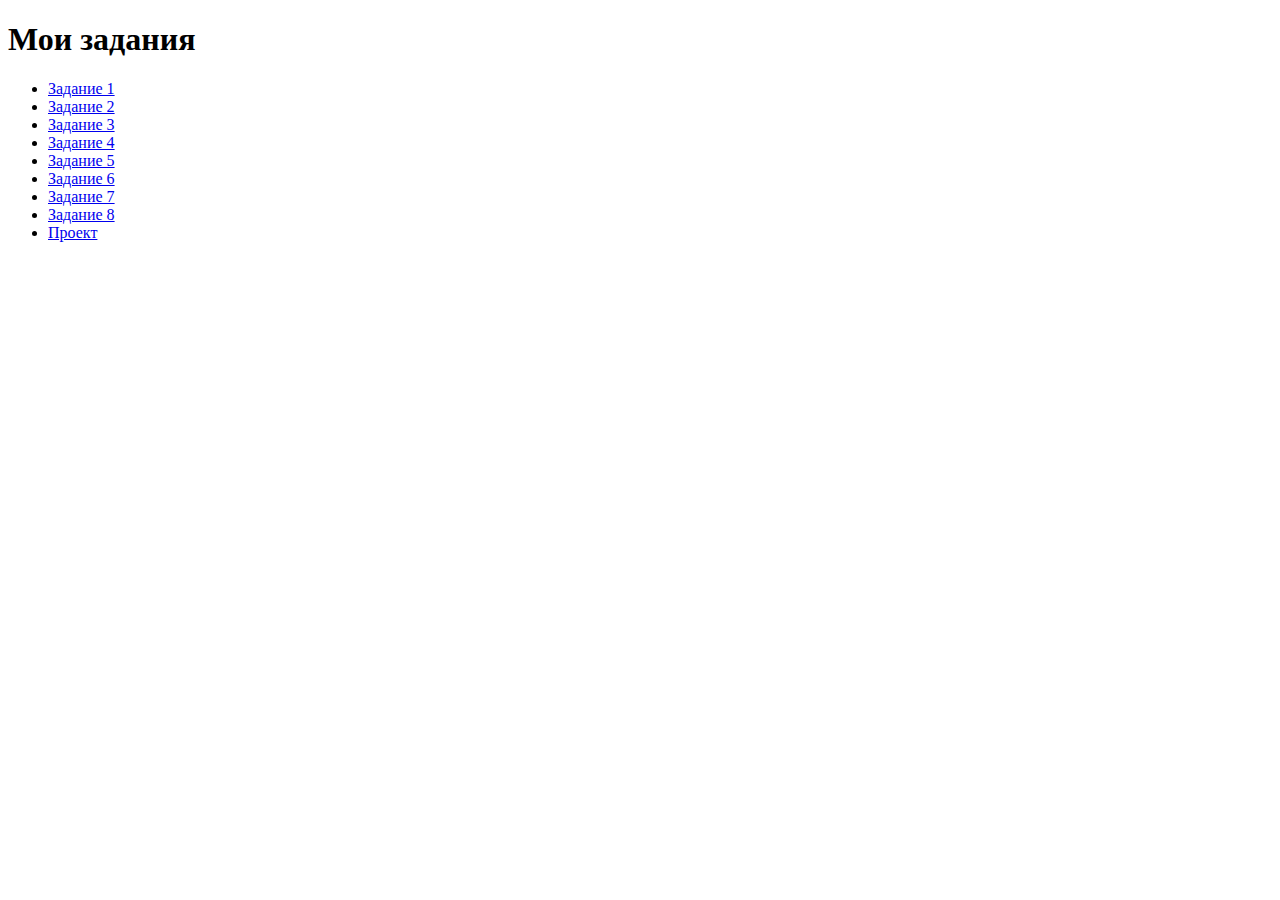
<file: index.html>
<!DOCTYPE html>
<html lang="ru">
<head>
    <meta charset="UTF-8">
    <title>Задания</title>
</head>
<body>
<h1>Мои задания</h1>
<ul>
    <li><a href="task1/">Задание 1</a></li>
    <li><a href="task2/">Задание 2</a></li>
    <li><a href="task3/">Задание 3</a></li>
    <li><a href="task4/">Задание 4</a></li>
    <li><a href="task5/">Задание 5</a></li>
    <li><a href="task6/">Задание 6</a></li>
    <li><a href="task7/">Задание 7</a></li>
    <li><a href="task8/">Задание 8</a></li>
    <li><a href="proj/">Проект</a></li>
</ul>
</body>
</html>
</file>
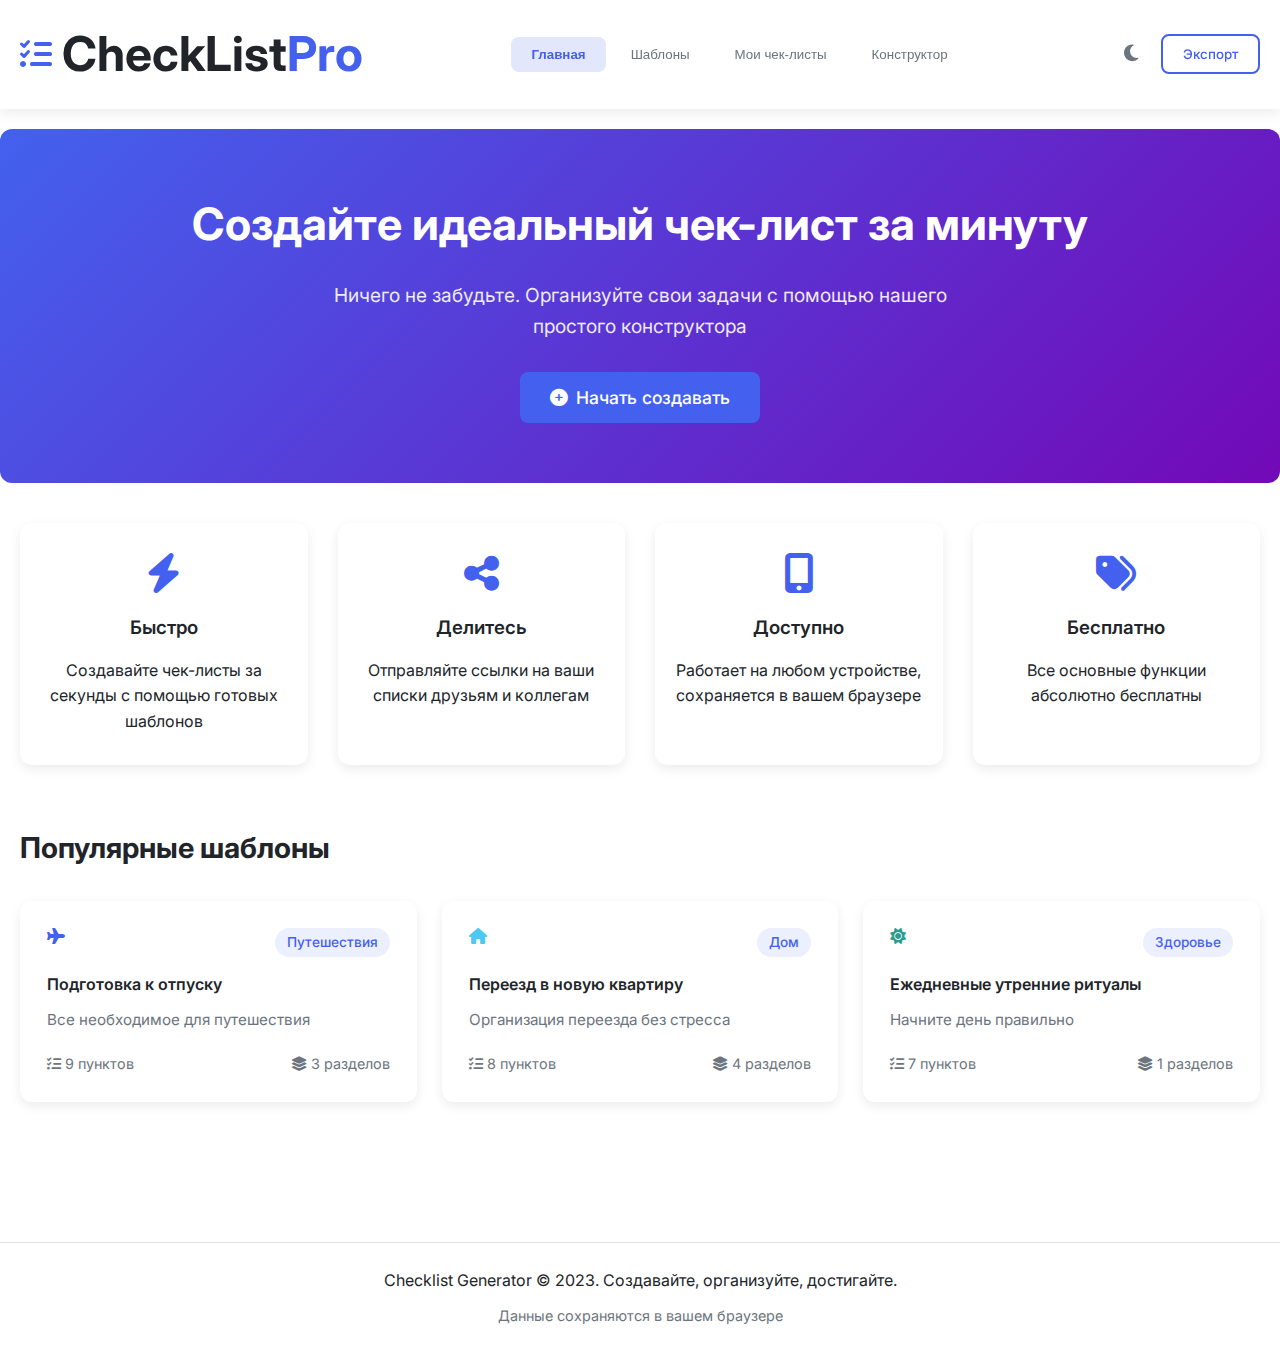
<file: checklist-project/index.html>
<!DOCTYPE html>
<html lang="ru">
<head>
    <meta charset="UTF-8">
    <meta name="viewport" content="width=device-width, initial-scale=1.0">
    <title>Checklist Generator | Создайте идеальный чек-лист</title>
    <link rel="stylesheet" href="style.css">
    <link rel="stylesheet" href="https://cdnjs.cloudflare.com/ajax/libs/font-awesome/6.4.0/css/all.min.css">
    <link href="https://fonts.googleapis.com/css2?family=Inter:wght@300;400;500;600;700&display=swap" rel="stylesheet">
    <link rel="icon" type="image/x-icon" href="data:image/svg+xml,<svg xmlns=%22http://www.w3.org/2000/svg%22 viewBox=%220 0 100 100%22><text y=%22.9em%22 font-size=%2290%22>✅</text></svg>">
</head>
<body>
<!-- Шапка сайта -->
<header class="header">
    <div class="container">
        <div class="logo">
            <i class="fas fa-tasks"></i>
            <h1>CheckList<span>Pro</span></h1>
        </div>
        <nav class="nav">
            <button class="nav-btn active" data-page="home">Главная</button>
            <button class="nav-btn" data-page="templates">Шаблоны</button>
            <button class="nav-btn" data-page="my-lists">Мои чек-листы</button>
            <button class="nav-btn" data-page="creator">Конструктор</button>
        </nav>
        <div class="user-actions">
            <button id="themeToggle" class="icon-btn" title="Сменить тему">
                <i class="fas fa-moon"></i>
            </button>
            <button id="exportBtn" class="btn btn-outline">Экспорт</button>
        </div>
    </div>
</header>

<!-- Основной контент -->
<main class="main-content">
    <!-- Главная страница -->
    <section id="home-page" class="page active">
        <div class="hero">
            <div class="container">
                <h2>Создайте идеальный чек-лист за минуту</h2>
                <p class="subtitle">Ничего не забудьте. Организуйте свои задачи с помощью нашего простого конструктора</p>
                <button id="startCreating" class="btn btn-primary btn-large">
                    <i class="fas fa-plus-circle"></i> Начать создавать
                </button>
            </div>
        </div>

        <div class="container">
            <div class="features">
                <div class="feature">
                    <i class="fas fa-bolt"></i>
                    <h3>Быстро</h3>
                    <p>Создавайте чек-листы за секунды с помощью готовых шаблонов</p>
                </div>
                <div class="feature">
                    <i class="fas fa-share-alt"></i>
                    <h3>Делитесь</h3>
                    <p>Отправляйте ссылки на ваши списки друзьям и коллегам</p>
                </div>
                <div class="feature">
                    <i class="fas fa-mobile-alt"></i>
                    <h3>Доступно</h3>
                    <p>Работает на любом устройстве, сохраняется в вашем браузере</p>
                </div>
                <div class="feature">
                    <i class="fas fa-tags"></i>
                    <h3>Бесплатно</h3>
                    <p>Все основные функции абсолютно бесплатны</p>
                </div>
            </div>

            <div class="templates-preview">
                <h3>Популярные шаблоны</h3>
                <div class="templates-grid">
                    <!-- Шаблоны будут загружены через JS -->
                </div>
            </div>
        </div>
    </section>

    <!-- Страница шаблонов -->
    <section id="templates-page" class="page">
        <div class="container">
            <h2>Готовые шаблоны</h2>
            <div class="categories">
                <button class="category-btn active" data-category="all">Все</button>
                <button class="category-btn" data-category="travel">Путешествия</button>
                <button class="category-btn" data-category="events">События</button>
                <button class="category-btn" data-category="work">Работа</button>
                <button class="category-btn" data-category="home">Дом</button>
                <button class="category-btn" data-category="health">Здоровье</button>
            </div>
            <div class="templates-container">
                <!-- Шаблоны будут загружены через JS -->
            </div>
        </div>
    </section>

    <!-- Страница "Мои чек-листы" -->
    <section id="my-lists-page" class="page">
        <div class="container">
            <div class="page-header">
                <h2>Мои чек-листы</h2>
                <button id="createNewList" class="btn btn-primary">
                    <i class="fas fa-plus"></i> Создать новый
                </button>
            </div>
            <div class="saved-lists">
                <!-- Сохраненные чек-листы будут загружены через JS -->
                <div class="empty-state" id="empty-lists-message">
                    <i class="fas fa-clipboard-list"></i>
                    <h3>У вас пока нет чек-листов</h3>
                    <p>Создайте свой первый чек-лист или выберите готовый шаблон</p>
                    <button id="createFirstList" class="btn btn-primary">
                        <i class="fas fa-plus"></i> Создать первый чек-лист
                    </button>
                </div>
            </div>
        </div>
    </section>

    <!-- Конструктор чек-листов -->
    <section id="creator-page" class="page">
        <div class="container">
            <div class="creator-header">
                <h2>Конструктор чек-листов</h2>
                <div class="creator-actions">
                    <button id="saveList" class="btn btn-primary">
                        <i class="fas fa-save"></i> Сохранить
                    </button>
                    <button id="shareList" class="btn btn-outline">
                        <i class="fas fa-share"></i> Поделиться
                    </button>
                    <button id="clearList" class="btn btn-danger">
                        <i class="fas fa-trash"></i> Очистить
                    </button>
                </div>
            </div>

            <div class="creator-layout">
                <!-- Левая панель: шаблоны -->
                <aside class="sidebar">
                    <h3><i class="fas fa-layer-group"></i> Шаблоны</h3>
                    <div class="templates-sidebar">
                        <!-- Шаблоны будут загружены через JS -->
                    </div>
                    <div class="sidebar-section">
                        <h3><i class="fas fa-palette"></i> Настройки</h3>
                        <div class="settings">
                            <div class="setting">
                                <label>
                                    <input type="checkbox" id="progressBarToggle" checked>
                                    Показывать прогресс-бар
                                </label>
                            </div>
                            <div class="setting">
                                <label>Цветовая тема:</label>
                                <select id="colorTheme">
                                    <option value="default">Синяя</option>
                                    <option value="green">Зеленая</option>
                                    <option value="purple">Фиолетовая</option>
                                    <option value="orange">Оранжевая</option>
                                </select>
                            </div>
                        </div>
                    </div>
                </aside>

                <!-- Центральная рабочая область -->
                <div class="workspace">
                    <div class="list-header">
                        <input type="text" id="listTitle" placeholder="Название вашего чек-листа" value="Мой новый чек-лист">
                        <div class="list-stats">
                            <span id="progressText">0/0 выполнено</span>
                            <div class="progress-bar">
                                <div class="progress-fill" id="progressFill"></div>
                            </div>
                        </div>
                    </div>

                    <div class="list-controls">
                        <button id="addSection" class="btn btn-outline">
                            <i class="fas fa-folder-plus"></i> Добавить раздел
                        </button>
                        <button id="addItem" class="btn btn-outline">
                            <i class="fas fa-plus"></i> Добавить пункт
                        </button>
                    </div>

                    <div class="checklist-container" id="checklistContainer">
                        <!-- Здесь будут пункты чек-листа -->
                        <div class="checklist-empty">
                            <i class="fas fa-clipboard"></i>
                            <p>Ваш чек-лист пуст. Добавьте первый пункт или загрузите шаблон.</p>
                        </div>
                    </div>
                </div>

                <!-- Правая панель: действия -->
                <aside class="actions-sidebar">
                    <h3><i class="fas fa-cog"></i> Действия</h3>
                    <div class="action-buttons">
                        <button id="exportPDF" class="action-btn">
                            <i class="fas fa-file-pdf"></i> Экспорт в PDF
                        </button>
                        <button id="printList" class="action-btn">
                            <i class="fas fa-print"></i> Печать
                        </button>
                        <button id="duplicateList" class="action-btn">
                            <i class="fas fa-copy"></i> Дублировать
                        </button>
                        <button id="addCollaborator" class="action-btn">
                            <i class="fas fa-user-plus"></i> Добавить участника
                        </button>
                    </div>

                    <div class="share-section">
                        <h3><i class="fas fa-link"></i> Поделиться</h3>
                        <div class="share-link">
                            <input type="text" id="shareUrl" readonly placeholder="Ссылка появится после сохранения">
                            <button id="copyLink" class="btn btn-small">
                                <i class="fas fa-copy"></i>
                            </button>
                        </div>
                        <p class="share-note">Отправьте эту ссылку, чтобы другие могли просматривать чек-лист</p>
                    </div>
                </aside>
            </div>
        </div>
    </section>
</main>

<!-- Футер -->
<footer class="footer">
    <div class="container">
        <p>Checklist Generator © 2023. Создавайте, организуйте, достигайте.</p>
        <p class="footer-note">Данные сохраняются в вашем браузере</p>
    </div>
</footer>

<!-- Модальное окно для добавления пункта -->
<div id="addItemModal" class="modal">
    <div class="modal-content">
        <div class="modal-header">
            <h3>Добавить новый пункт</h3>
            <button class="modal-close">&times;</button>
        </div>
        <div class="modal-body">
            <div class="form-group">
                <label for="itemText">Текст пункта:</label>
                <input type="text" id="itemText" placeholder="Например: Купить билеты">
            </div>
            <div class="form-group">
                <label for="itemSection">Раздел:</label>
                <select id="itemSection">
                    <option value="main">Основной список</option>
                </select>
            </div>
            <div class="form-group">
                <label>
                    <input type="checkbox" id="itemImportant">
                    <i class="fas fa-exclamation-circle"></i> Важный пункт
                </label>
            </div>
        </div>
        <div class="modal-footer">
            <button class="btn btn-outline modal-cancel">Отмена</button>
            <button class="btn btn-primary modal-confirm">Добавить</button>
        </div>
    </div>
</div>

<!-- Уведомления -->
<div id="notification" class="notification"></div>

<!-- Скрипты -->
<script src="script.js"></script>
</body>
</html>
</file>
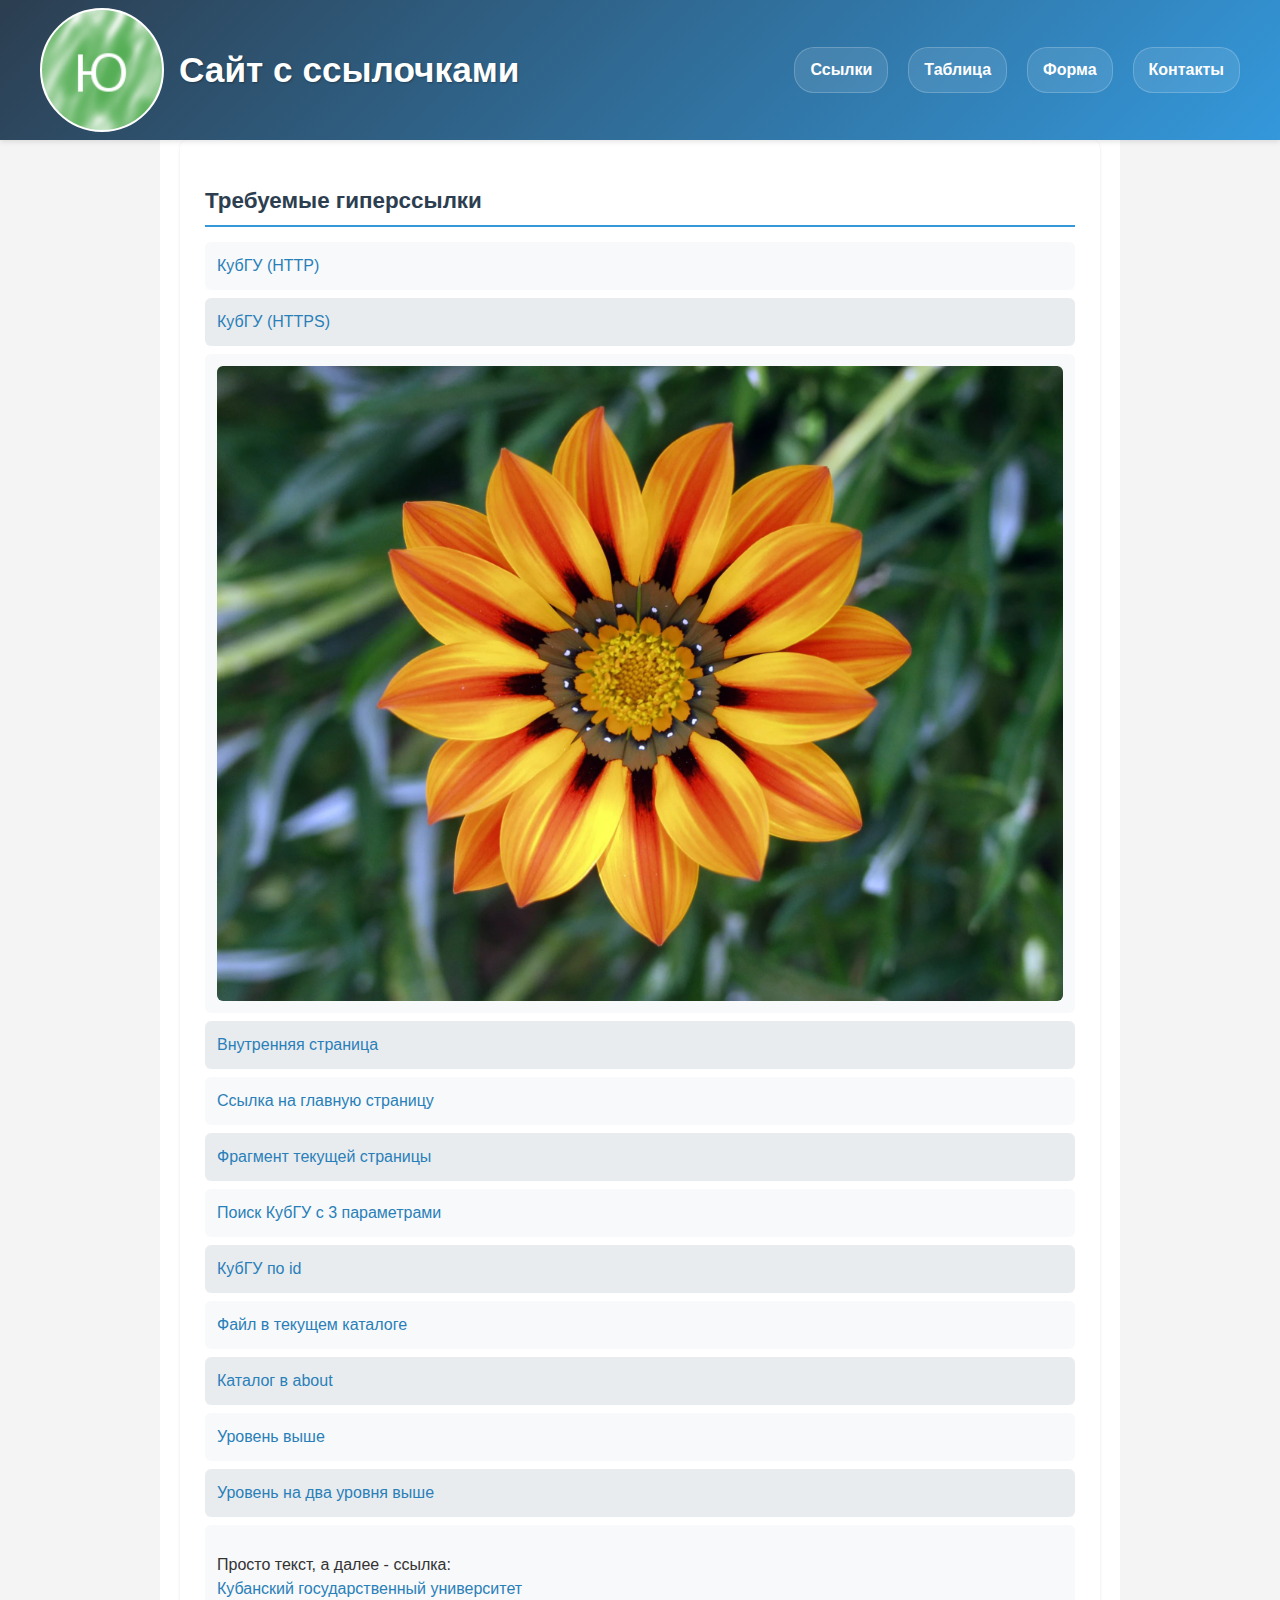
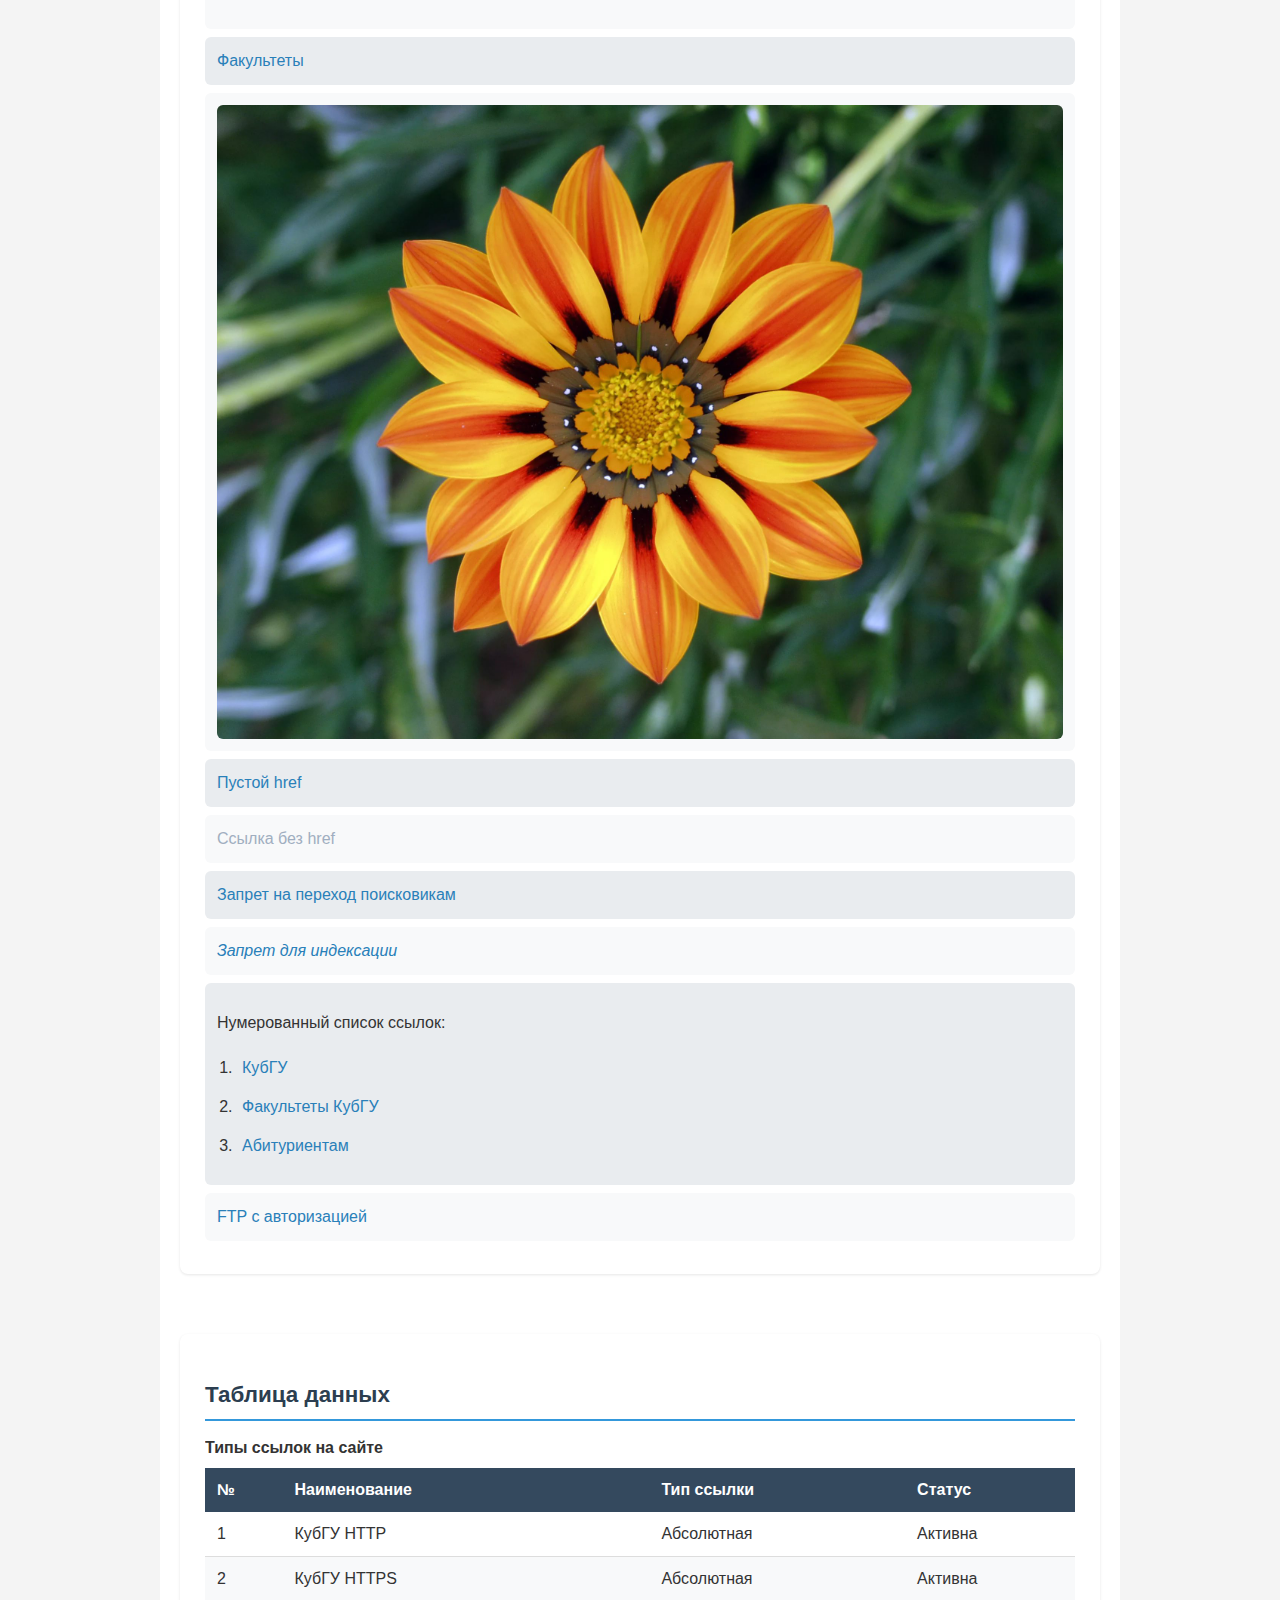
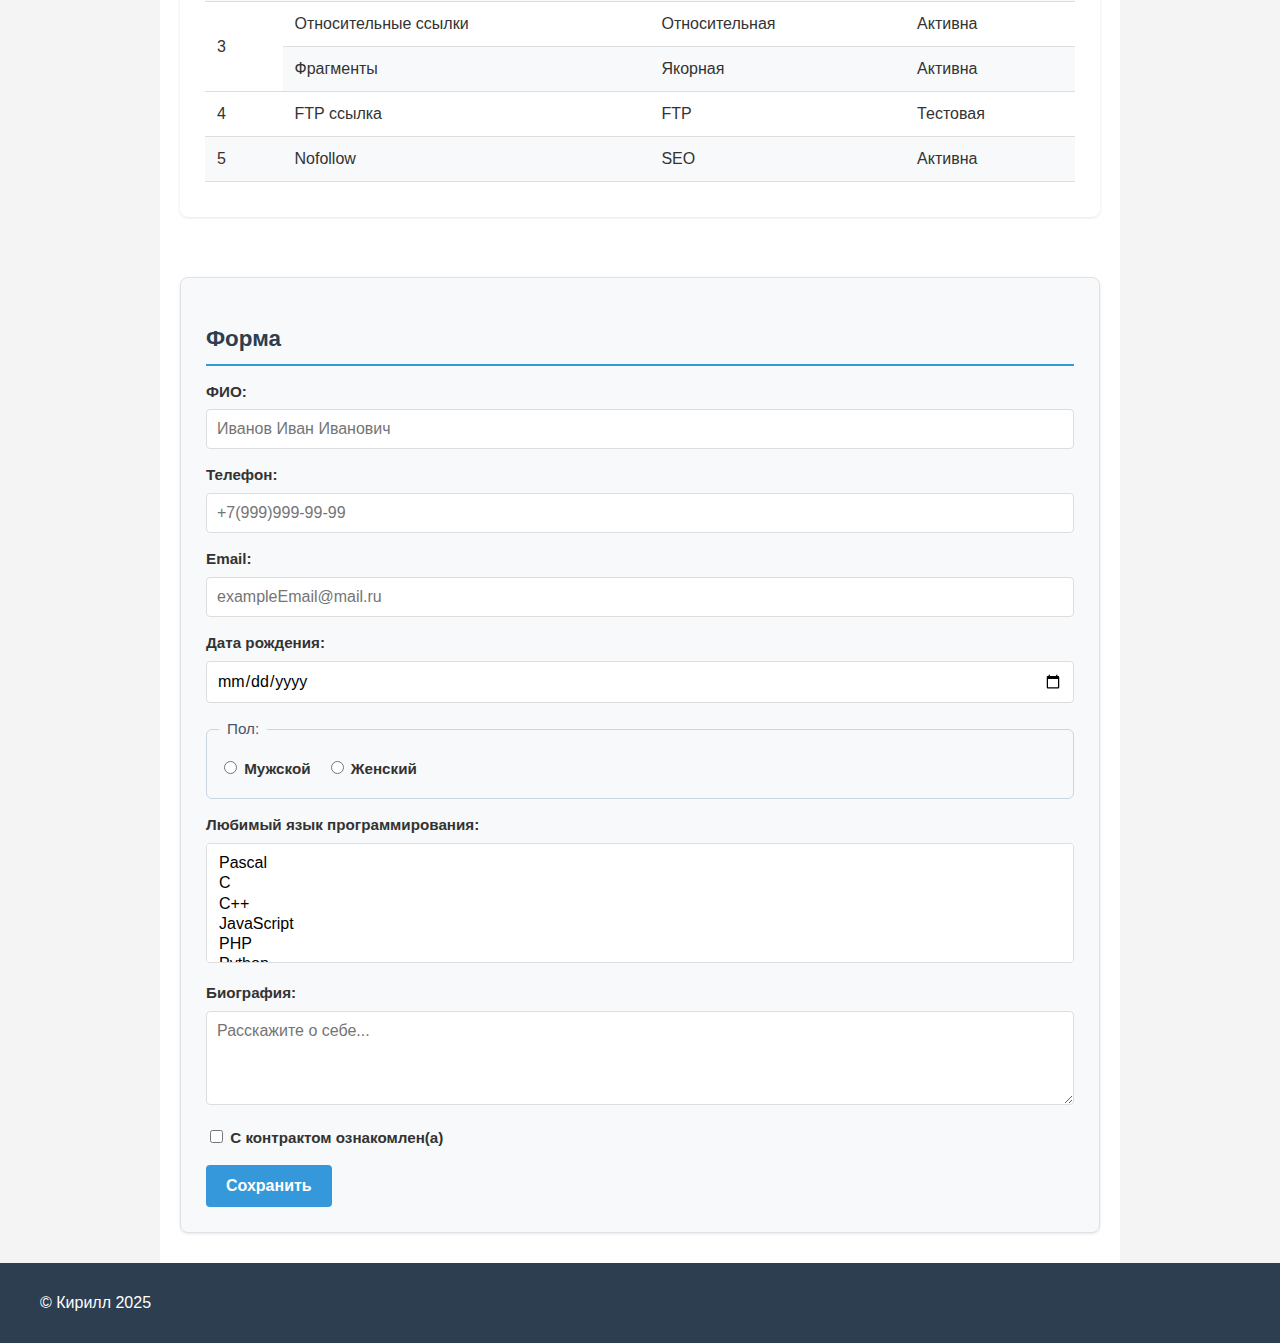
<file: l1/index.html>
<!DOCTYPE html>
<html lang="ru">
<head>
    <meta charset="UTF-8">
    <meta name="viewport" content="width=device-width, initial-scale=1.0">
    <title>Мой сайт с ссылками и формой</title>
    <link rel="stylesheet" href="style.css">
</head>
<body>
<header id="header">
    <div class="logo-title-absolute">
        <div class="logo">
            <img src="../l2/Images/Logo.png" alt="Логотип сайта">
        </div>
        <h1 class="site-title">Сайт с ссылочками</h1>
    </div>

    <nav class="main-nav-absolute">
        <a href="#links">Ссылки</a>
        <a href="#table">Таблица</a>
        <a href="#form">Форма</a>
        <a href="#footer">Контакты</a>
    </nav>

    <div class="container">
        <div class="header-mobile">
            <div class="logo-title">
                <div class="logo">
                    <img src="../l2/Images/Logo.png" alt="Логотип сайта">
                </div>
                <h1 class="site-title">Сайт с ссылочками</h1>
            </div>
            <nav class="main-nav">
                <a href="#links">Ссылки</a>
                <a href="#table">Таблица</a>
                <a href="#form">Форма</a>
                <a href="#footer">Контакты</a>
            </nav>
        </div>
    </div>
</header>

<main class="container">
    <div class="main-content">
        <section id="table">
            <h2>Таблица данных</h2>
            <div class="table-wrapper">
                <table class="data-table">
                    <caption>Типы ссылок на сайте</caption>
                    <thead>
                    <tr>
                        <th>№</th>
                        <th>Наименование</th>
                        <th>Тип ссылки</th>
                        <th>Статус</th>
                    </tr>
                    </thead>
                    <tbody>
                    <tr>
                        <td>1</td>
                        <td>КубГУ HTTP</td>
                        <td>Абсолютная</td>
                        <td>Активна</td>
                    </tr>
                    <tr>
                        <td>2</td>
                        <td>КубГУ HTTPS</td>
                        <td>Абсолютная</td>
                        <td>Активна</td>
                    </tr>
                    <tr>
                        <td rowspan="2">3</td>
                        <td>Относительные ссылки</td>
                        <td>Относительная</td>
                        <td>Активна</td>
                    </tr>
                    <tr>
                        <td>Фрагменты</td>
                        <td>Якорная</td>
                        <td>Активна</td>
                    </tr>
                    <tr>
                        <td>4</td>
                        <td>FTP ссылка</td>
                        <td>FTP</td>
                        <td>Тестовая</td>
                    </tr>
                    <tr>
                        <td>5</td>
                        <td>Nofollow</td>
                        <td>SEO</td>
                        <td>Активна</td>
                    </tr>
                    </tbody>
                </table>
            </div>
        </section>

        <section id="links">
            <h2>Требуемые гиперссылки</h2>
            <ul class="links-list">
                <li><a href="http://kubsu.ru" target="_blank" rel="noopener">КубГУ (HTTP)</a></li>
                <li><a href="https://kubsu.ru" target="_blank" rel="noopener">КубГУ (HTTPS)</a></li>
                <li class="image-link">
                    <a href="https://kubsu.ru" target="_blank" rel="noopener">
                        <img src="../l2/Images/image.jpg" alt="Логотип КубГУ">
                    </a>
                </li>
                <li><a href="about.html">Внутренняя страница</a></li>
                <li><a href="index.html">Ссылка на главную страницу</a></li>
                <li><a href="#form">Фрагмент текущей страницы</a></li>
                <li><a href="https://www.google.com/search?q=КубГУ+Краснодар&amp;num=5&amp;hl=ru" target="_blank" rel="noopener">
                    Поиск КубГУ с 3 параметрами
                </a></li>
                <li><a href="https://kubsu.ru?id=12345" target="_blank" rel="noopener">КубГУ по id</a></li>
                <li><a href="fileInFile.html">Файл в текущем каталоге</a></li>
                <li><a href="about/forCatalog.html">Каталог в about</a></li>
                <li><a href="../about.html">Уровень выше</a></li>
                <li><a href="../../about.html">Уровень на два уровня выше</a></li>
                <li>
                    <p>Просто текст, а далее - ссылка:
                        <a href="https://kubsu.ru" target="_blank" rel="noopener">Кубанский государственный университет</a></p>
                </li>
                <li><a href="https://kubsu.ru/ru/university/departments" target="_blank" rel="noopener">Факультеты</a></li>

                <li class="image-map">
                    <img src="../l2/Images/image.jpg" alt="Изображение с кликабельными зонами" usemap="#image-map">
                    <map name="image-map">
                        <area shape="rect" coords="0,0,150,150" href="https://kubsu.ru" target="_blank" alt="КубГУ">
                        <area shape="circle" coords="225,75,50" href="https://google.com" target="_blank" alt="Google">
                    </map>
                </li>

                <li><a href="#void">Пустой href</a></li>
                <li><span class="no-href">Ссылка без href</span></li>
                <li><a href="https://kubsu.ru" rel="nofollow" target="_blank" class="nofollow-link">Запрет на переход поисковикам</a></li>
                <li><a href="https://kubsu.ru" rel="noindex" target="_blank" class="noindex-link">Запрет для индексации</a></li>
                <li>
                    <p>Нумерованный список ссылок:</p>
                    <ol class="numbered-links">
                        <li><a href="https://kubsu.ru" title="Официальный сайт Кубанского государственного университета"
                               target="_blank" rel="noopener">КубГУ</a></li>
                        <li><a href="https://kubsu.ru/ru/university/departments"
                               title="Список всех факультетов и кафедр университета"
                               target="_blank" rel="noopener">Факультеты КубГУ</a></li>
                        <li><a href="https://kubsu.ru/ru/abiturient"
                               title="Информация для абитуриентов: правила приема, документы, сроки"
                               target="_blank" rel="noopener">Абитуриентам</a></li>
                    </ol>
                </li>
                <li><a href="ftp://student:password123@ftp.kubsu.ru/public/documents/study_materials.zip">
                    FTP с авторизацией</a></li>
            </ul>
        </section>

        <section id="form">
            <h2>Форма</h2>
            <form action="#" method="post">
                <div class="form-group">
                    <label for="fio">ФИО:</label>
                    <input type="text" id="fio" name="fio" placeholder="Иванов Иван Иванович" required>
                </div>

                <div class="form-group">
                    <label for="phone">Телефон:</label>
                    <input type="tel" id="phone" name="phone" placeholder="+7(999)999-99-99" required>
                </div>

                <div class="form-group">
                    <label for="email">Email:</label>
                    <input type="email" id="email" name="email" placeholder="exampleEmail@mail.ru" required>
                </div>

                <div class="form-group">
                    <label for="birthdate">Дата рождения:</label>
                    <input type="date" id="birthdate" name="birthdate" required>
                </div>

                <fieldset class="form-group">
                    <legend>Пол:</legend>
                    <div class="radio-group">
                        <label for="gender-male">
                            <input type="radio" id="gender-male" name="gender" value="male" required>
                            Мужской
                        </label>
                        <label for="gender-female">
                            <input type="radio" id="gender-female" name="gender" value="female">
                            Женский
                        </label>
                    </div>
                </fieldset>

                <div class="form-group">
                    <label for="languages">Любимый язык программирования:</label>
                    <select id="languages" name="languages" multiple size="4" required>
                        <option value="pascal">Pascal</option>
                        <option value="c">C</option>
                        <option value="cpp">C++</option>
                        <option value="javascript">JavaScript</option>
                        <option value="php">PHP</option>
                        <option value="python">Python</option>
                        <option value="java">Java</option>
                    </select>
                </div>

                <div class="form-group">
                    <label for="bio">Биография:</label>
                    <textarea id="bio" name="bio" rows="4" placeholder="Расскажите о себе..."></textarea>
                </div>

                <div class="form-group">
                    <label for="contract" class="checkbox-label">
                        <input type="checkbox" id="contract" name="contract" required>
                        С контрактом ознакомлен(а)
                    </label>
                </div>

                <button type="submit">Сохранить</button>
            </form>
        </section>
    </div>
</main>

<footer id="footer">
    <div class="footer-absolute">
        <p>© Кирилл 2025</p>
    </div>

    <div class="container">
        <div class="footer-mobile">
            <p>© Кирилл 2025</p>
        </div>
    </div>
</footer>
</file>
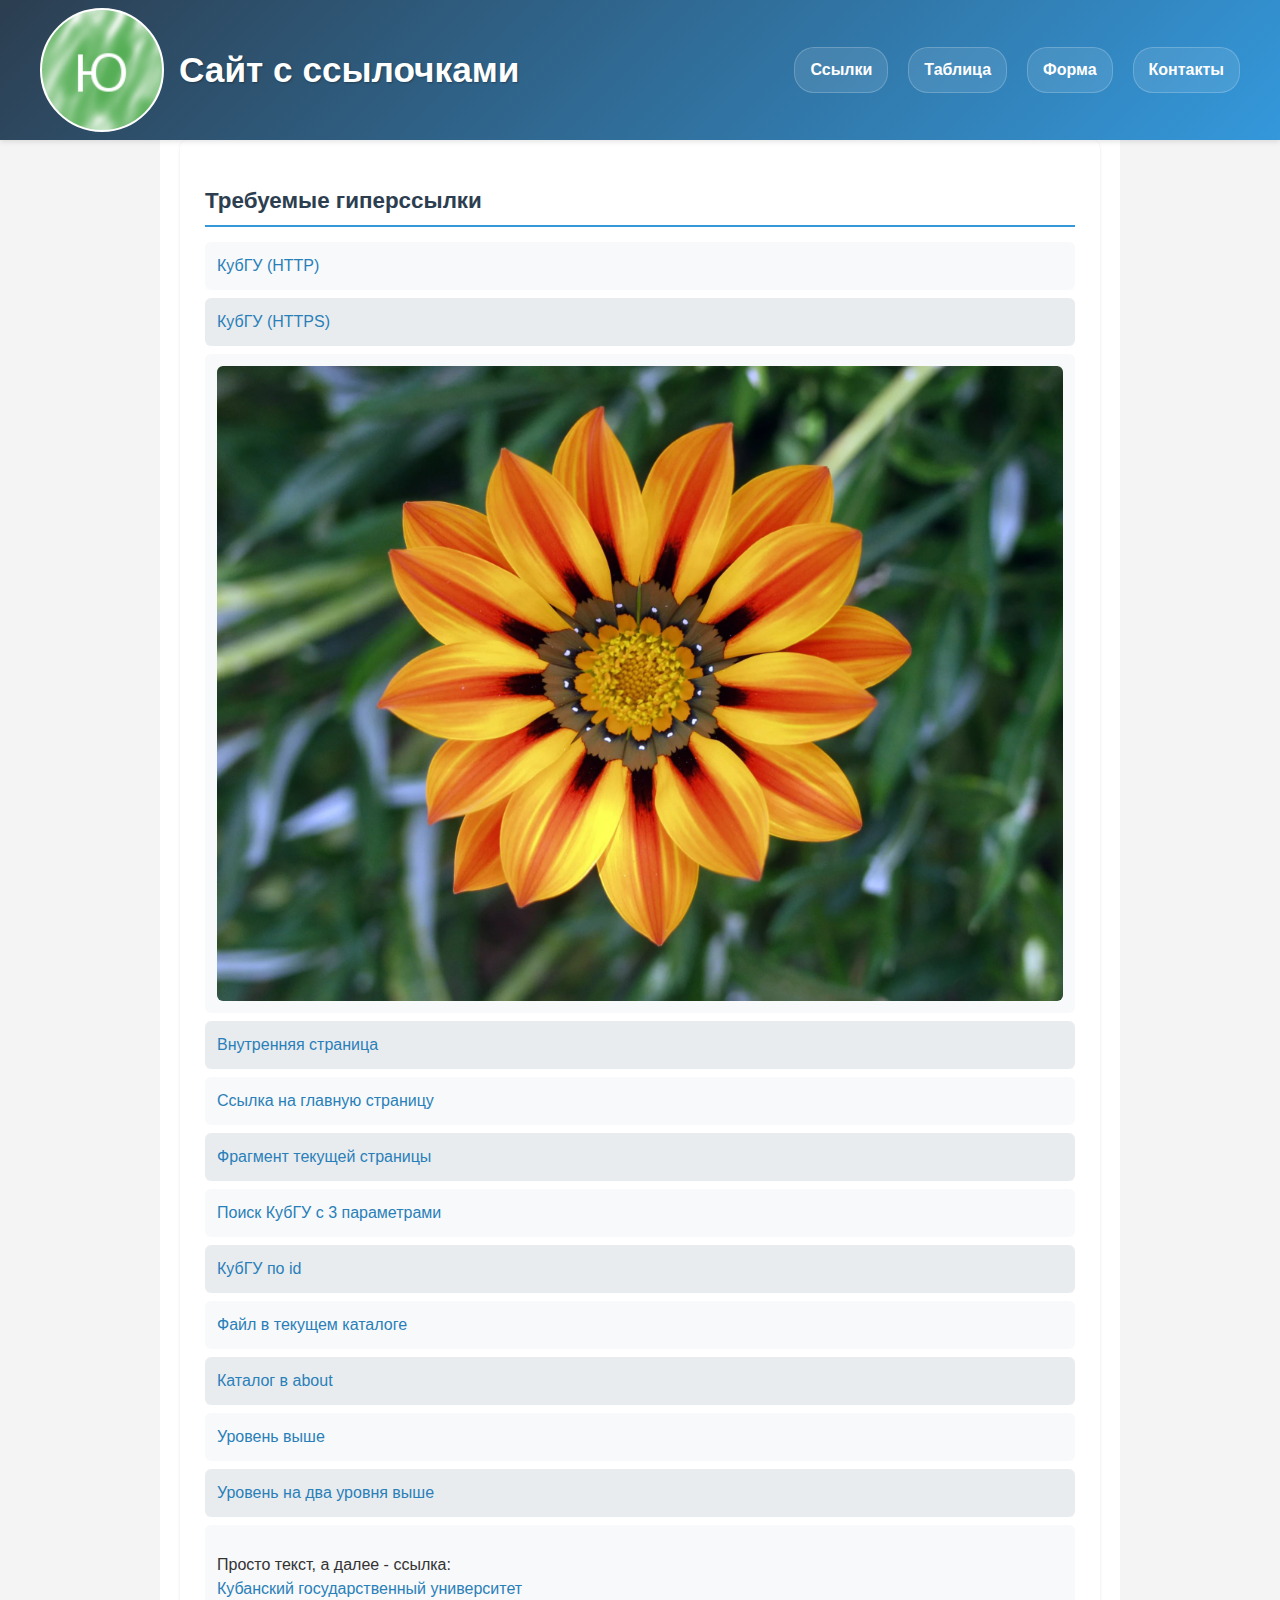
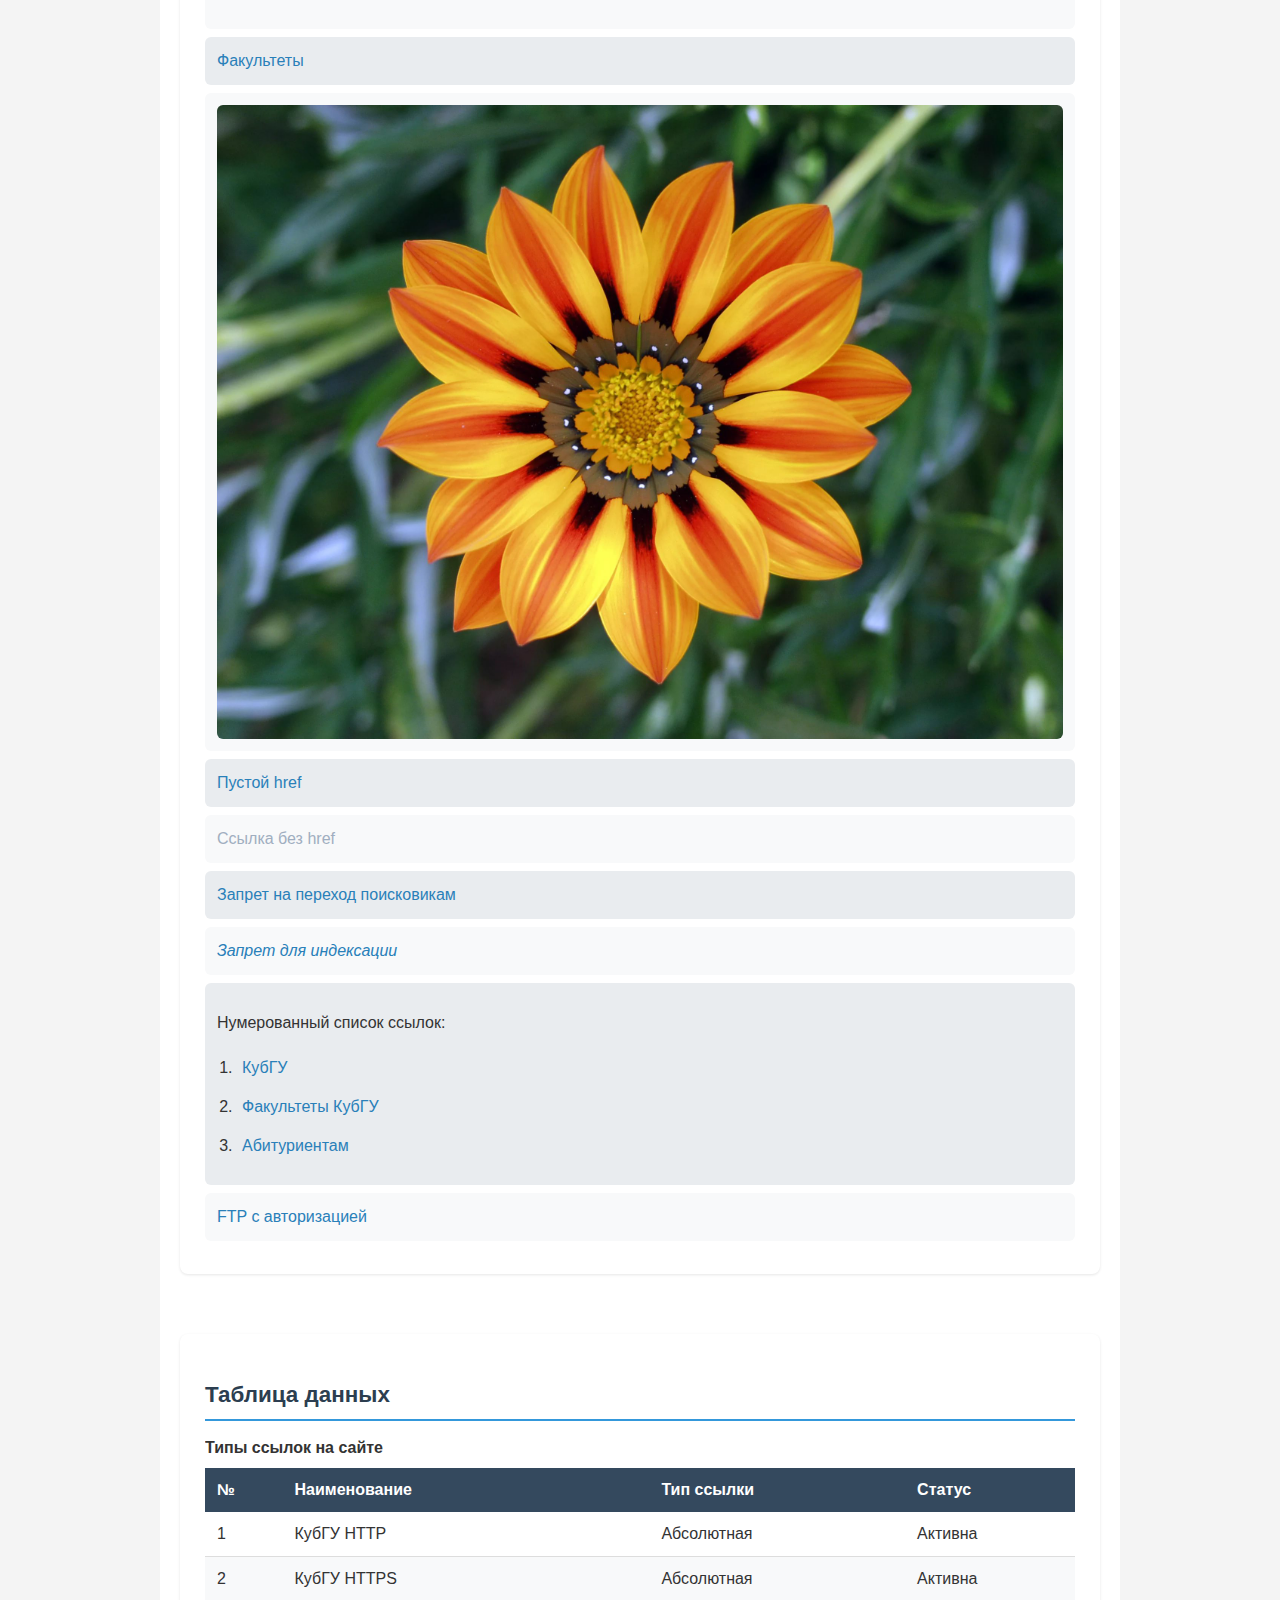
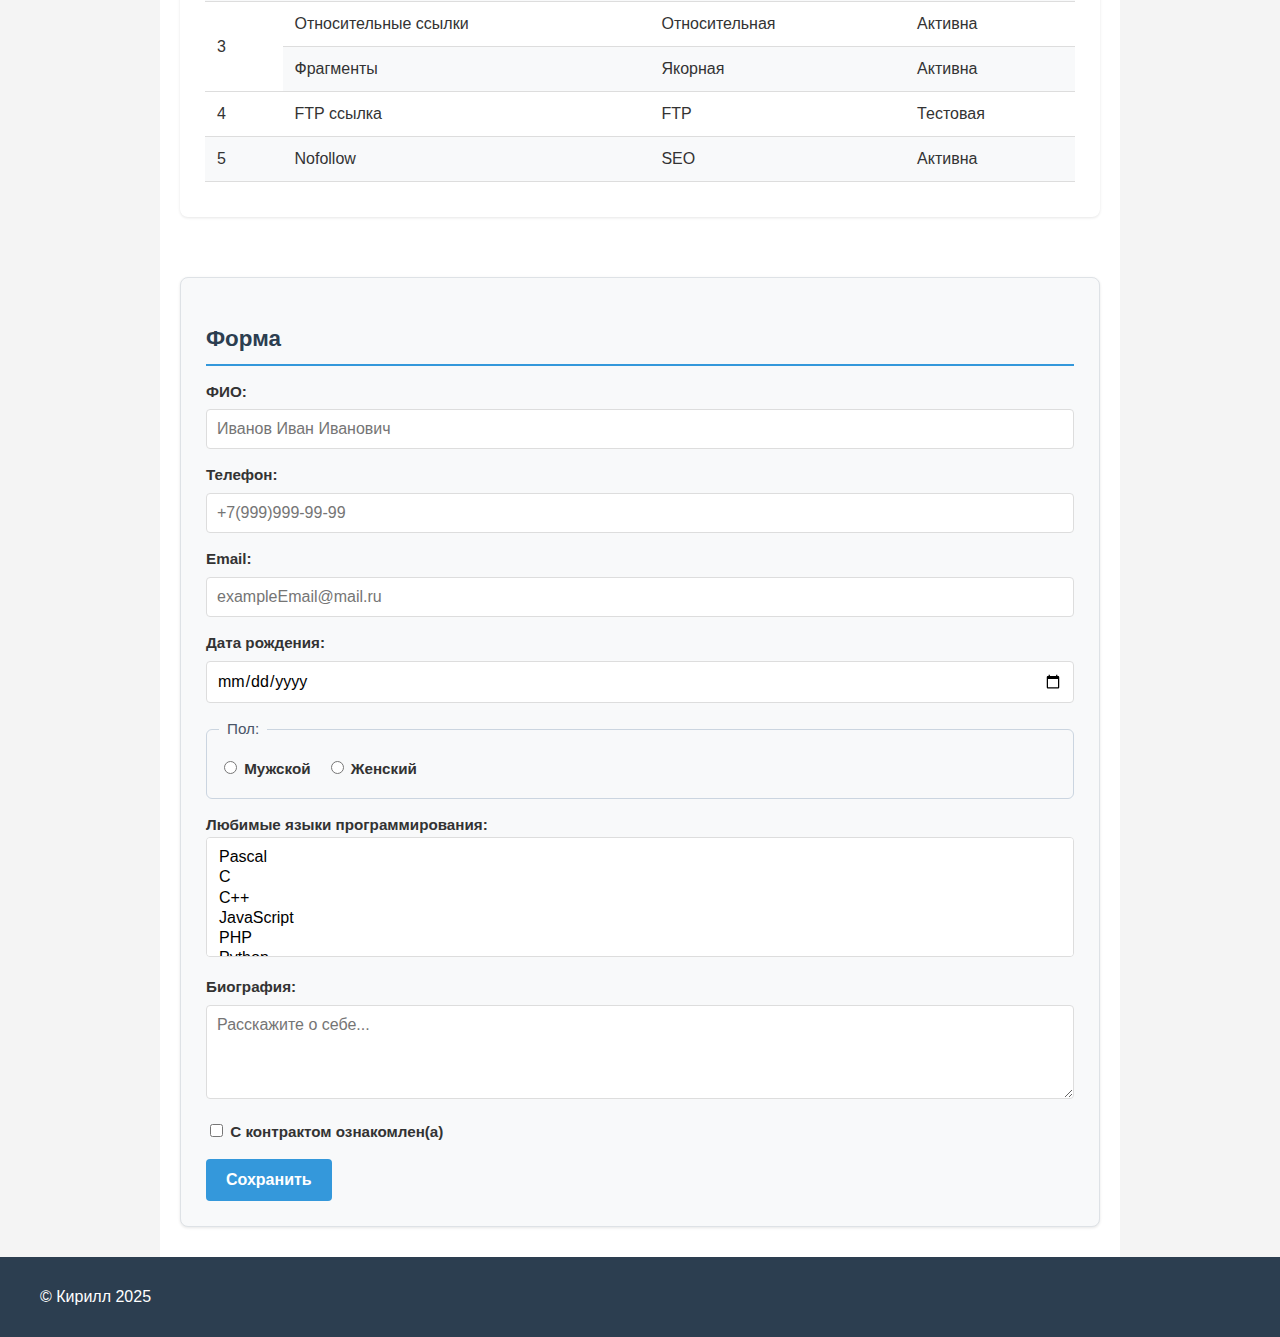
<file: l2/index.html>
<!DOCTYPE html>
<html lang="ru">
<head>
    <meta charset="UTF-8">
    <meta name="viewport" content="width=device-width, initial-scale=1.0">
    <title>Мой сайт с ссылками и формой</title>
    <link rel="stylesheet" href="style.css">
</head>
<body>
<header id="header">
    <div class="logo-title-absolute">
        <div class="logo">
            <img src="Images/Logo.png" alt="Логотип сайта">
        </div>
        <h1 class="site-title">Сайт с ссылочками</h1>
    </div>

    <nav class="main-nav-absolute">
        <a href="#links">Ссылки</a>
        <a href="#table">Таблица</a>
        <a href="#form">Форма</a>
        <a href="#footer">Контакты</a>
    </nav>

    <div class="container">
        <div class="header-mobile">
            <div class="logo-title">
                <div class="logo">
                    <img src="Images/Logo.png" alt="Логотип сайта">
                </div>
                <h1 class="site-title">Сайт с ссылочками</h1>
            </div>
            <nav class="main-nav">
                <a href="#links">Ссылки</a>
                <a href="#table">Таблица</a>
                <a href="#form">Форма</a>
                <a href="#footer">Контакты</a>
            </nav>
        </div>
    </div>
</header>

<main class="container">
    <div class="main-content">
        <section id="table">
            <h2>Таблица данных</h2>
            <div class="table-wrapper">
                <table class="data-table">
                    <caption>Типы ссылок на сайте</caption>
                    <thead>
                    <tr>
                        <th>№</th>
                        <th>Наименование</th>
                        <th>Тип ссылки</th>
                        <th>Статус</th>
                    </tr>
                    </thead>
                    <tbody>
                    <tr>
                        <td>1</td>
                        <td>КубГУ HTTP</td>
                        <td>Абсолютная</td>
                        <td>Активна</td>
                    </tr>
                    <tr>
                        <td>2</td>
                        <td>КубГУ HTTPS</td>
                        <td>Абсолютная</td>
                        <td>Активна</td>
                    </tr>
                    <tr>
                        <td rowspan="2">3</td>
                        <td>Относительные ссылки</td>
                        <td>Относительная</td>
                        <td>Активна</td>
                    </tr>
                    <tr>
                        <td>Фрагменты</td>
                        <td>Якорная</td>
                        <td>Активна</td>
                    </tr>
                    <tr>
                        <td>4</td>
                        <td>FTP ссылка</td>
                        <td>FTP</td>
                        <td>Тестовая</td>
                    </tr>
                    <tr>
                        <td>5</td>
                        <td>Nofollow</td>
                        <td>SEO</td>
                        <td>Активна</td>
                    </tr>
                    </tbody>
                </table>
            </div>
        </section>

        <section id="links">
            <h2>Требуемые гиперссылки</h2>
            <ul class="links-list">
                <li><a href="http://kubsu.ru" target="_blank" rel="noopener">КубГУ (HTTP)</a></li>
                <li><a href="https://kubsu.ru" target="_blank" rel="noopener">КубГУ (HTTPS)</a></li>
                <li class="image-link">
                    <a href="https://kubsu.ru" target="_blank" rel="noopener">
                        <img src="Images/image.jpg" alt="Логотип КубГУ">
                    </a>
                </li>
                <li><a href="about.html">Внутренняя страница</a></li>
                <li><a href="index.html">Ссылка на главную страницу</a></li>
                <li><a href="#form">Фрагмент текущей страницы</a></li>
                <li><a href="https://www.google.com/search?q=КубГУ+Краснодар&amp;num=5&amp;hl=ru" target="_blank" rel="noopener">
                    Поиск КубГУ с 3 параметрами
                </a></li>
                <li><a href="https://kubsu.ru?id=12345" target="_blank" rel="noopener">КубГУ по id</a></li>
                <li><a href="fileInFile.html">Файл в текущем каталоге</a></li>
                <li><a href="about/forCatalog.html">Каталог в about</a></li>
                <li><a href="../about.html">Уровень выше</a></li>
                <li><a href="../../about.html">Уровень на два уровня выше</a></li>
                <li>
                    <p>Просто текст, а далее - ссылка:
                        <a href="https://kubsu.ru" target="_blank" rel="noopener">Кубанский государственный университет</a></p>
                </li>
                <li><a href="https://kubsu.ru/ru/university/departments" target="_blank" rel="noopener">Факультеты</a></li>

                <li class="image-map">
                    <img src="Images/image.jpg" alt="Изображение с кликабельными зонами" usemap="#image-map">
                    <map name="image-map">
                        <area shape="rect" coords="0,0,150,150" href="https://kubsu.ru" target="_blank" alt="КубГУ">
                        <area shape="circle" coords="225,75,50" href="https://google.com" target="_blank" alt="Google">
                    </map>
                </li>

                <li><a href="#void">Пустой href</a></li>
                <li><span class="no-href">Ссылка без href</span></li>
                <li><a href="https://kubsu.ru" rel="nofollow" target="_blank" class="nofollow-link">Запрет на переход поисковикам</a></li>
                <li><a href="https://kubsu.ru" rel="noindex" target="_blank" class="noindex-link">Запрет для индексации</a></li>
                <li>
                    <p>Нумерованный список ссылок:</p>
                    <ol class="numbered-links">
                        <li><a href="https://kubsu.ru" title="Официальный сайт Кубанского государственного университета"
                               target="_blank" rel="noopener">КубГУ</a></li>
                        <li><a href="https://kubsu.ru/ru/university/departments"
                               title="Список всех факультетов и кафедр университета"
                               target="_blank" rel="noopener">Факультеты КубГУ</a></li>
                        <li><a href="https://kubsu.ru/ru/abiturient"
                               title="Информация для абитуриентов: правила приема, документы, сроки"
                               target="_blank" rel="noopener">Абитуриентам</a></li>
                    </ol>
                </li>
                <li><a href="ftp://student:password123@ftp.kubsu.ru/public/documents/study_materials.zip">
                    FTP с авторизацией</a></li>
            </ul>
        </section>

        <section id="form">
            <h2>Форма</h2>
            <form action="#" method="post">
                <div class="form-group">
                    <label for="fio">ФИО:</label>
                    <input type="text" id="fio" name="fio" placeholder="Иванов Иван Иванович" required>
                </div>

                <div class="form-group">
                    <label for="phone">Телефон:</label>
                    <input type="tel" id="phone" name="phone" placeholder="+7(999)999-99-99" required>
                </div>

                <div class="form-group">
                    <label for="email">Email:</label>
                    <input type="email" id="email" name="email" placeholder="exampleEmail@mail.ru" required>
                </div>

                <div class="form-group">
                    <label for="birthdate">Дата рождения:</label>
                    <input type="date" id="birthdate" name="birthdate" required>
                </div>

                <fieldset class="form-group">
                    <legend>Пол:</legend>
                    <div class="radio-group">
                        <label for="gender-male">
                            <input type="radio" id="gender-male" name="gender" value="male" required>
                            Мужской
                        </label>
                        <label for="gender-female">
                            <input type="radio" id="gender-female" name="gender" value="female">
                            Женский
                        </label>
                    </div>
                </fieldset>

                <div class="form-group">
                    <label>
                        Любимые языки программирования:
                        <select name="languages[]" multiple size="5" required>
                            <option>Pascal</option>
                            <option>C</option>
                            <option>C++</option>
                            <option>JavaScript</option>
                            <option>PHP</option>
                            <option>Python</option>
                            <option>Java</option>
                            <option>Haskell</option>
                            <option>Clojure</option>
                            <option>Prolog</option>
                            <option>Scala</option>
                        </select>
                    </label>
                </div>

                <div class="form-group">
                    <label for="bio">Биография:</label>
                    <textarea id="bio" name="bio" rows="4" placeholder="Расскажите о себе..."></textarea>
                </div>

                <div class="form-group">
                    <label for="contract" class="checkbox-label">
                        <input type="checkbox" id="contract" name="contract" required>
                        С контрактом ознакомлен(а)
                    </label>
                </div>

                <button type="submit">Сохранить</button>
            </form>
        </section>
    </div>
</main>

<footer id="footer">
    <div class="footer-absolute">
        <p>© Кирилл 2025</p>
    </div>

    <div class="container">
        <div class="footer-mobile">
            <p>© Кирилл 2025</p>
        </div>
    </div>
</footer>
</body>
</html>
</file>
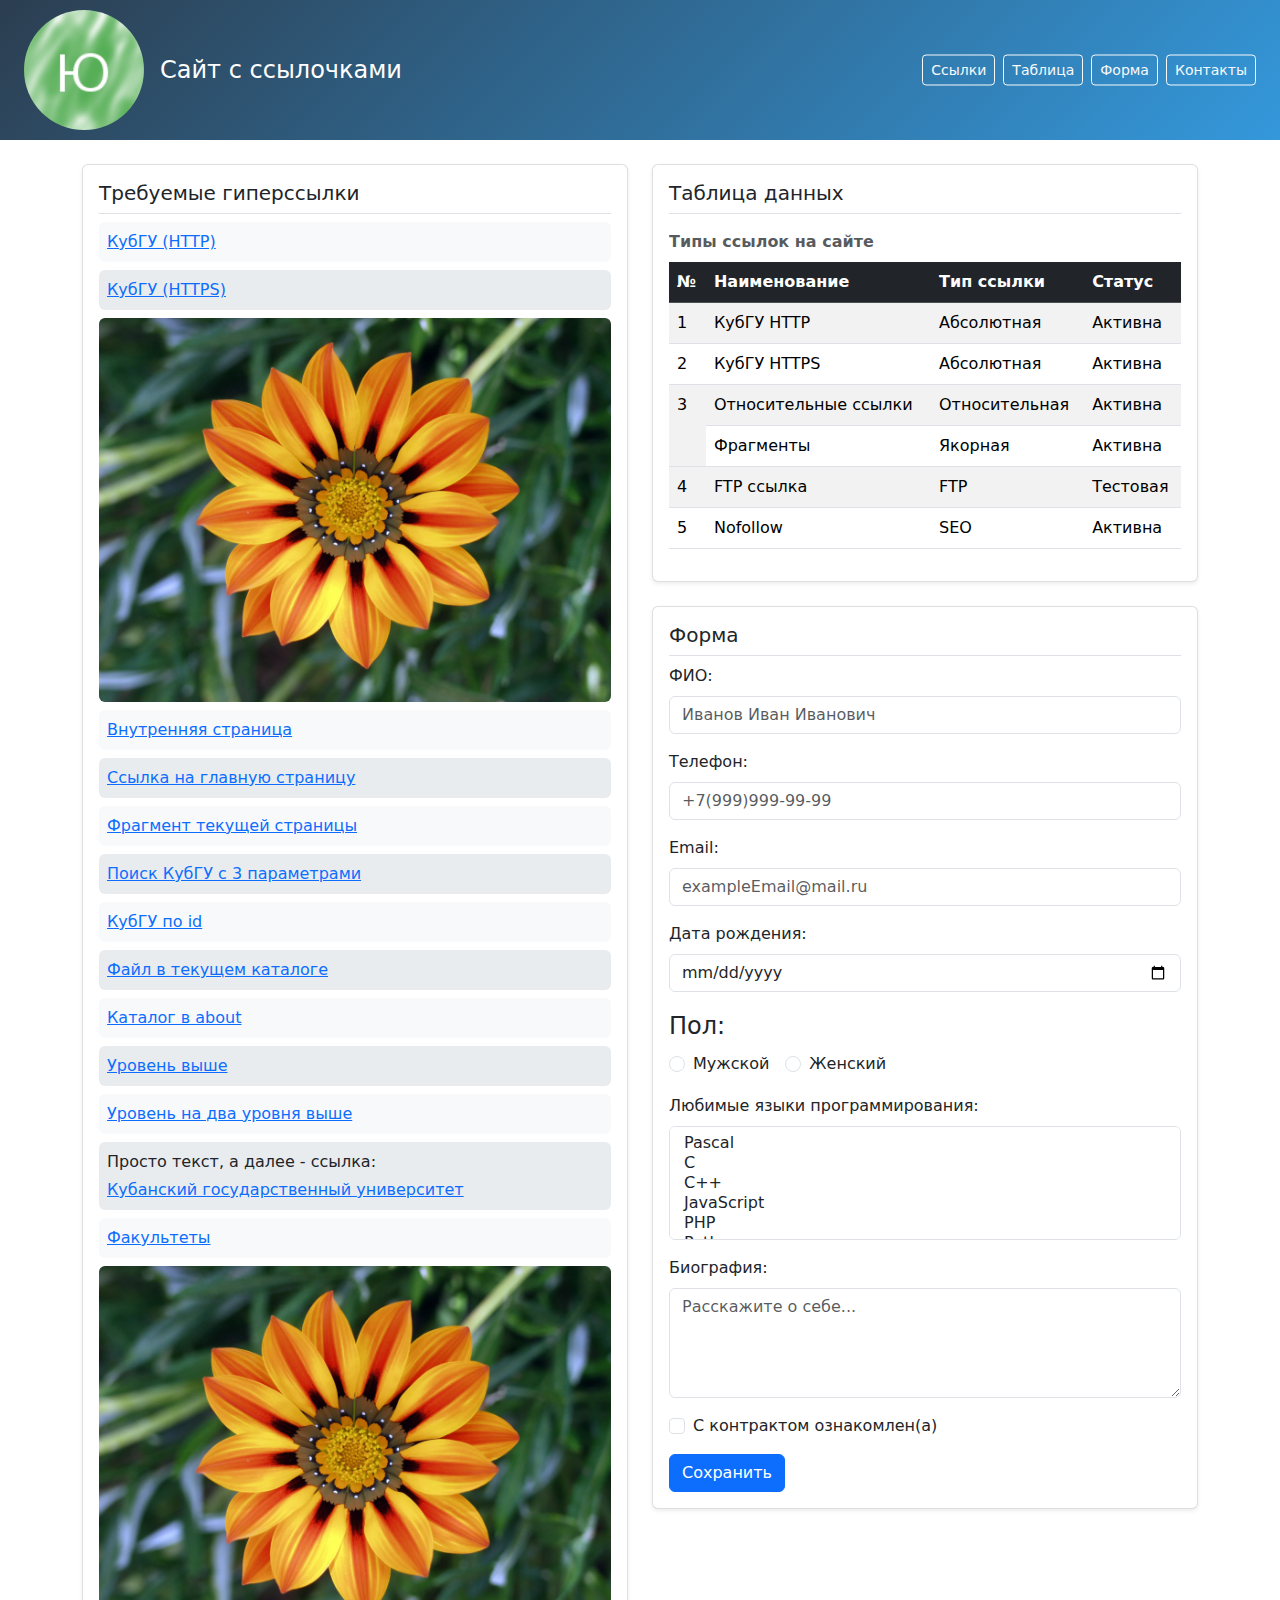
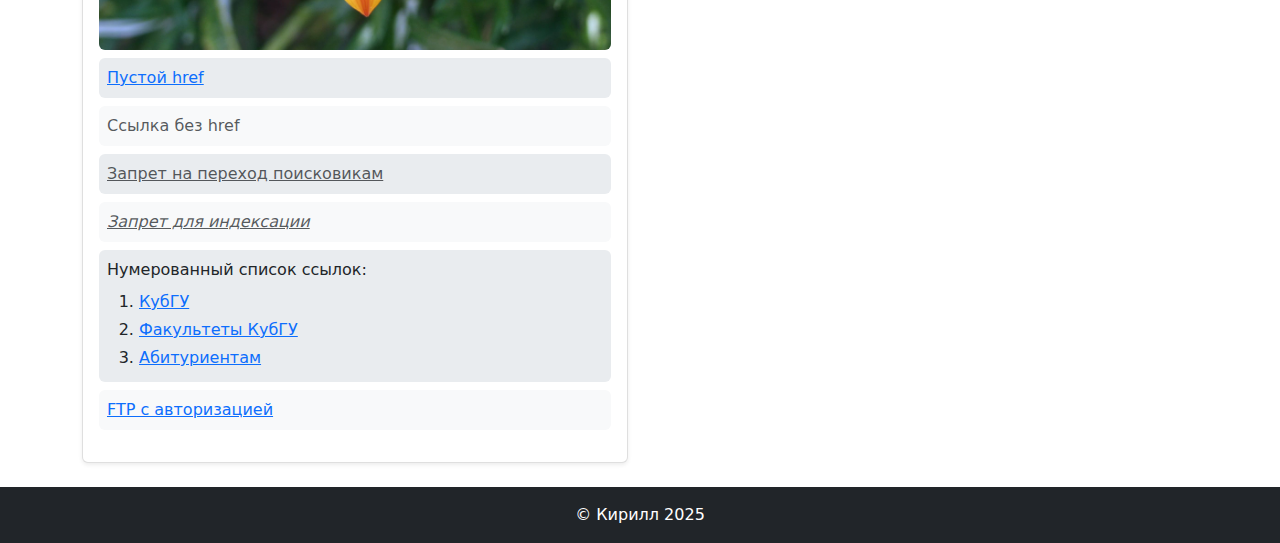
<file: l4/index.html>
<!DOCTYPE html>
<html lang="ru">
<head>
    <meta charset="UTF-8">
    <meta name="viewport" content="width=device-width, initial-scale=1.0">
    <title>Мой сайт с ссылками и формой</title>
    <!-- Bootstrap 5 CSS -->
    <link href="https://cdn.jsdelivr.net/npm/bootstrap@5.3.0/dist/css/bootstrap.min.css" rel="stylesheet">
    <link rel="stylesheet" href="style.css">
</head>
<body class="d-flex flex-column min-vh-100">
<!-- Header -->
<header class="bg-dark text-white position-relative" style="min-height: 140px;">
    <!-- Логотип и заголовок - абсолютно слева -->
    <div class="logo-title-absolute position-absolute start-0 top-50 translate-middle-y ms-4">
        <div class="d-flex align-items-center">
            <div class="logo me-3">
                <img src="Images/Logo.png" alt="Логотип сайта" class="rounded-circle">
            </div>
            <h1 class="site-title h4 mb-0 text-nowrap">Сайт с ссылочками</h1>
        </div>
    </div>

    <!-- Навигация - абсолютно справа -->
    <nav class="main-nav-absolute position-absolute end-0 top-50 translate-middle-y me-4">
        <div class="d-flex gap-2">
            <a href="#links" class="btn btn-outline-light btn-sm">Ссылки</a>
            <a href="#table" class="btn btn-outline-light btn-sm">Таблица</a>
            <a href="#form" class="btn btn-outline-light btn-sm">Форма</a>
            <a href="#footer" class="btn btn-outline-light btn-sm">Контакты</a>
        </div>
    </nav>

    <!-- Мобильная версия -->
    <div class="container d-block d-md-none">
        <div class="header-mobile py-3">
            <div class="logo-title text-center mb-3">
                <div class="logo mx-auto mb-2">
                    <img src="Images/Logo.png" alt="Логотип сайта" class="rounded-circle">
                </div>
                <h1 class="site-title h4 mb-0">Сайт с ссылочками</h1>
            </div>
            <nav class="main-nav">
                <div class="d-flex flex-column gap-2">
                    <a href="#links" class="btn btn-outline-light btn-sm">Ссылки</a>
                    <a href="#table" class="btn btn-outline-light btn-sm">Таблица</a>
                    <a href="#form" class="btn btn-outline-light btn-sm">Форма</a>
                    <a href="#footer" class="btn btn-outline-light btn-sm">Контакты</a>
                </div>
            </nav>
        </div>
    </div>
</header>

<!-- Main Content -->
<main class="container flex-grow-1 py-4">
    <div class="row g-4">
        <!-- Ссылки -->
        <section id="links" class="col-12 col-lg-6 order-1 order-lg-0">
            <div class="card h-100">
                <div class="card-body">
                    <h2 class="card-title h5 border-bottom pb-2">Требуемые гиперссылки</h2>
                    <ul class="list-unstyled">
                        <li class="mb-2 p-2 bg-light rounded"><a href="http://kubsu.ru" target="_blank" rel="noopener">КубГУ (HTTP)</a></li>
                        <li class="mb-2 p-2 bg-body-secondary rounded"><a href="https://kubsu.ru" target="_blank" rel="noopener">КубГУ (HTTPS)</a></li>
                        <li class="mb-2 text-center">
                            <a href="https://kubsu.ru" target="_blank" rel="noopener">
                                <img src="Images/image.jpg" alt="Логотип КубГУ" class="img-fluid rounded">
                            </a>
                        </li>
                        <li class="mb-2 p-2 bg-light rounded"><a href="about.html">Внутренняя страница</a></li>
                        <li class="mb-2 p-2 bg-body-secondary rounded"><a href="index.html">Ссылка на главную страницу</a></li>
                        <li class="mb-2 p-2 bg-light rounded"><a href="#form">Фрагмент текущей страницы</a></li>
                        <li class="mb-2 p-2 bg-body-secondary rounded">
                            <a href="https://www.google.com/search?q=КубГУ+Краснодар&amp;num=5&amp;hl=ru" target="_blank" rel="noopener">
                                Поиск КубГУ с 3 параметрами
                            </a>
                        </li>
                        <li class="mb-2 p-2 bg-light rounded"><a href="https://kubsu.ru?id=12345" target="_blank" rel="noopener">КубГУ по id</a></li>
                        <li class="mb-2 p-2 bg-body-secondary rounded"><a href="fileInFile.html">Файл в текущем каталоге</a></li>
                        <li class="mb-2 p-2 bg-light rounded"><a href="about/forCatalog.html">Каталог в about</a></li>
                        <li class="mb-2 p-2 bg-body-secondary rounded"><a href="../about.html">Уровень выше</a></li>
                        <li class="mb-2 p-2 bg-light rounded"><a href="../../about.html">Уровень на два уровня выше</a></li>
                        <li class="mb-2 p-2 bg-body-secondary rounded">
                            <p class="mb-1">Просто текст, а далее - ссылка:</p>
                            <a href="https://kubsu.ru" target="_blank" rel="noopener">Кубанский государственный университет</a>
                        </li>
                        <li class="mb-2 p-2 bg-light rounded"><a href="https://kubsu.ru/ru/university/departments" target="_blank" rel="noopener">Факультеты</a></li>

                        <li class="mb-2 text-center">
                            <img src="Images/image.jpg" alt="Изображение с кликабельными зонами" usemap="#image-map" class="img-fluid rounded">
                            <map name="image-map">
                                <area shape="rect" coords="0,0,150,150" href="https://kubsu.ru" target="_blank" alt="КубГУ">
                                <area shape="circle" coords="225,75,50" href="https://google.com" target="_blank" alt="Google">
                            </map>
                        </li>

                        <li class="mb-2 p-2 bg-body-secondary rounded"><a href="#void">Пустой href</a></li>
                        <li class="mb-2 p-2 bg-light rounded"><span class="text-muted">Ссылка без href</span></li>
                        <li class="mb-2 p-2 bg-body-secondary rounded"><a href="https://kubsu.ru" rel="nofollow" target="_blank" class="text-muted">Запрет на переход поисковикам</a></li>
                        <li class="mb-2 p-2 bg-light rounded"><a href="https://kubsu.ru" rel="noindex" target="_blank" class="text-muted fst-italic">Запрет для индексации</a></li>
                        <li class="mb-2 p-2 bg-body-secondary rounded">
                            <p class="mb-1">Нумерованный список ссылок:</p>
                            <ol class="mt-2">
                                <li class="mb-1"><a href="https://kubsu.ru" title="Официальный сайт Кубанского государственного университета"
                                                    target="_blank" rel="noopener">КубГУ</a></li>
                                <li class="mb-1"><a href="https://kubsu.ru/ru/university/departments"
                                                    title="Список всех факультетов и кафедр университета"
                                                    target="_blank" rel="noopener">Факультеты КубГУ</a></li>
                                <li class="mb-1"><a href="https://kubsu.ru/ru/abiturient"
                                                    title="Информация для абитуриентов: правила приема, документы, сроки"
                                                    target="_blank" rel="noopener">Абитуриентам</a></li>
                            </ol>
                        </li>
                        <li class="mb-2 p-2 bg-light rounded">
                            <a href="ftp://student:password123@ftp.kubsu.ru/public/documents/study_materials.zip">
                                FTP с авторизацией
                            </a>
                        </li>
                    </ul>
                </div>
            </div>
        </section>

        <!-- Таблица и форма -->
        <div class="col-12 col-lg-6 order-0 order-lg-1">
            <div class="row g-4">
                <!-- Таблица -->
                <section id="table" class="col-12">
                    <div class="card">
                        <div class="card-body">
                            <h2 class="card-title h5 border-bottom pb-2">Таблица данных</h2>
                            <div class="table-responsive">
                                <table class="table table-striped table-hover">
                                    <caption class="caption-top fw-bold">Типы ссылок на сайте</caption>
                                    <thead class="table-dark">
                                    <tr>
                                        <th scope="col">№</th>
                                        <th scope="col">Наименование</th>
                                        <th scope="col">Тип ссылки</th>
                                        <th scope="col">Статус</th>
                                    </tr>
                                    </thead>
                                    <tbody>
                                    <tr>
                                        <td>1</td>
                                        <td>КубГУ HTTP</td>
                                        <td>Абсолютная</td>
                                        <td>Активна</td>
                                    </tr>
                                    <tr>
                                        <td>2</td>
                                        <td>КубГУ HTTPS</td>
                                        <td>Абсолютная</td>
                                        <td>Активна</td>
                                    </tr>
                                    <tr>
                                        <td rowspan="2">3</td>
                                        <td>Относительные ссылки</td>
                                        <td>Относительная</td>
                                        <td>Активна</td>
                                    </tr>
                                    <tr>
                                        <td>Фрагменты</td>
                                        <td>Якорная</td>
                                        <td>Активна</td>
                                    </tr>
                                    <tr>
                                        <td>4</td>
                                        <td>FTP ссылка</td>
                                        <td>FTP</td>
                                        <td>Тестовая</td>
                                    </tr>
                                    <tr>
                                        <td>5</td>
                                        <td>Nofollow</td>
                                        <td>SEO</td>
                                        <td>Активна</td>
                                    </tr>
                                    </tbody>
                                </table>
                            </div>
                        </div>
                    </div>
                </section>

                <!-- Форма -->
                <section id="form" class="col-12">
                    <div class="card">
                        <div class="card-body">
                            <h2 class="card-title h5 border-bottom pb-2">Форма</h2>
                            <form action="#" method="post">
                                <div class="mb-3">
                                    <label for="fio" class="form-label">ФИО:</label>
                                    <input type="text" class="form-control" id="fio" name="fio" placeholder="Иванов Иван Иванович" required>
                                </div>

                                <div class="mb-3">
                                    <label for="phone" class="form-label">Телефон:</label>
                                    <input type="tel" class="form-control" id="phone" name="phone" placeholder="+7(999)999-99-99" required>
                                </div>

                                <div class="mb-3">
                                    <label for="email" class="form-label">Email:</label>
                                    <input type="email" class="form-control" id="email" name="email" placeholder="exampleEmail@mail.ru" required>
                                </div>

                                <div class="mb-3">
                                    <label for="birthdate" class="form-label">Дата рождения:</label>
                                    <input type="date" class="form-control" id="birthdate" name="birthdate" required>
                                </div>

                                <fieldset class="mb-3">
                                    <legend class="form-label">Пол:</legend>
                                    <div class="d-flex flex-column flex-sm-row gap-3">
                                        <div class="form-check">
                                            <input class="form-check-input" type="radio" id="gender-male" name="gender" value="male" required>
                                            <label class="form-check-label" for="gender-male">Мужской</label>
                                        </div>
                                        <div class="form-check">
                                            <input class="form-check-input" type="radio" id="gender-female" name="gender" value="female">
                                            <label class="form-check-label" for="gender-female">Женский</label>
                                        </div>
                                    </div>
                                </fieldset>

                                <div class="mb-3">
                                    <label class="form-label">Любимые языки программирования:</label>
                                    <select class="form-select" name="languages[]" multiple size="5" required>
                                        <option>Pascal</option>
                                        <option>C</option>
                                        <option>C++</option>
                                        <option>JavaScript</option>
                                        <option>PHP</option>
                                        <option>Python</option>
                                        <option>Java</option>
                                        <option>Haskell</option>
                                        <option>Clojure</option>
                                        <option>Prolog</option>
                                        <option>Scala</option>
                                    </select>
                                </div>

                                <div class="mb-3">
                                    <label for="bio" class="form-label">Биография:</label>
                                    <textarea class="form-control" id="bio" name="bio" rows="4" placeholder="Расскажите о себе..."></textarea>
                                </div>

                                <div class="mb-3">
                                    <div class="form-check">
                                        <input class="form-check-input" type="checkbox" id="contract" name="contract" required>
                                        <label class="form-check-label" for="contract">С контрактом ознакомлен(а)</label>
                                    </div>
                                </div>

                                <button type="submit" class="btn btn-primary">Сохранить</button>
                            </form>
                        </div>
                    </div>
                </section>
            </div>
        </div>
    </div>
</main>

<!-- Footer -->
<footer id="footer" class="bg-dark text-white mt-auto py-3">
    <div class="container">
        <p class="mb-0 text-center">© Кирилл 2025</p>
    </div>
</footer>

<!-- Bootstrap 5 JS -->
<script src="https://cdn.jsdelivr.net/npm/bootstrap@5.3.0/dist/js/bootstrap.bundle.min.js"></script>
</body>
</html>
</file>
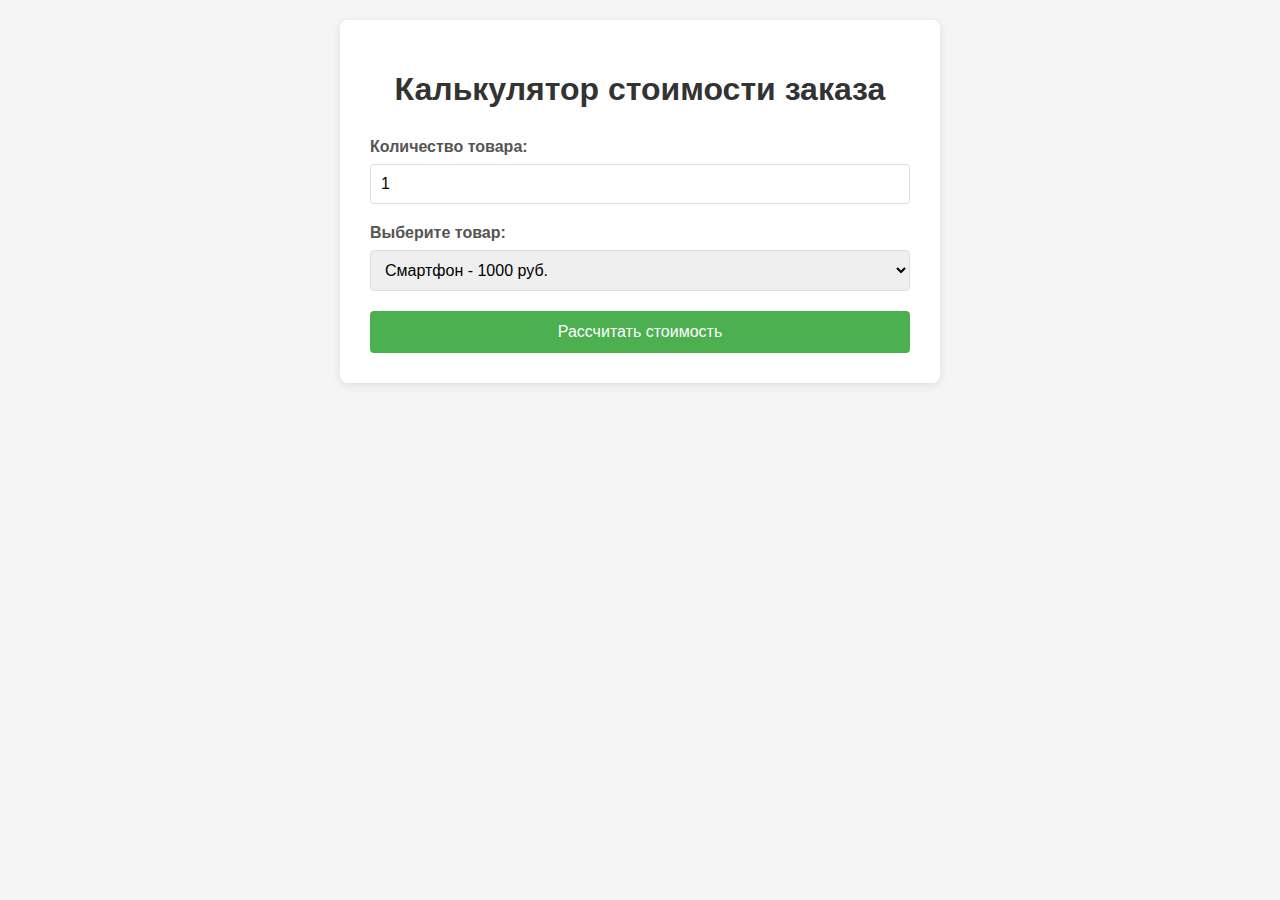
<file: l5/index.html>
<!DOCTYPE html>
<html lang="ru">
<head>
    <meta charset="UTF-8">
    <meta name="viewport" content="width=device-width, initial-scale=1.0">
    <title>Калькулятор стоимости заказа</title>
    <link rel="stylesheet" href="style.css">
</head>
<body>
<div class="calculator">
    <h1>Калькулятор стоимости заказа</h1>

    <div class="form-group">
        <label for="quantity">Количество товара:</label>
        <input type="number" id="quantity" min="1" value="1">
        <div id="quantity-error" class="error">Пожалуйста, введите корректное количество</div>
    </div>

    <div class="form-group">
        <label for="product">Выберите товар:</label>
        <select id="product">
            <option value="1000">Смартфон - 1000 руб.</option>
            <option value="500">Наушники - 500 руб.</option>
            <option value="200">Чехол для телефона - 200 руб.</option>
        </select>
    </div>

    <button id="calculate">Рассчитать стоимость</button>

    <div id="result"></div>
</div>

<script src="script.js"></script>
</body>
</html>
</file>
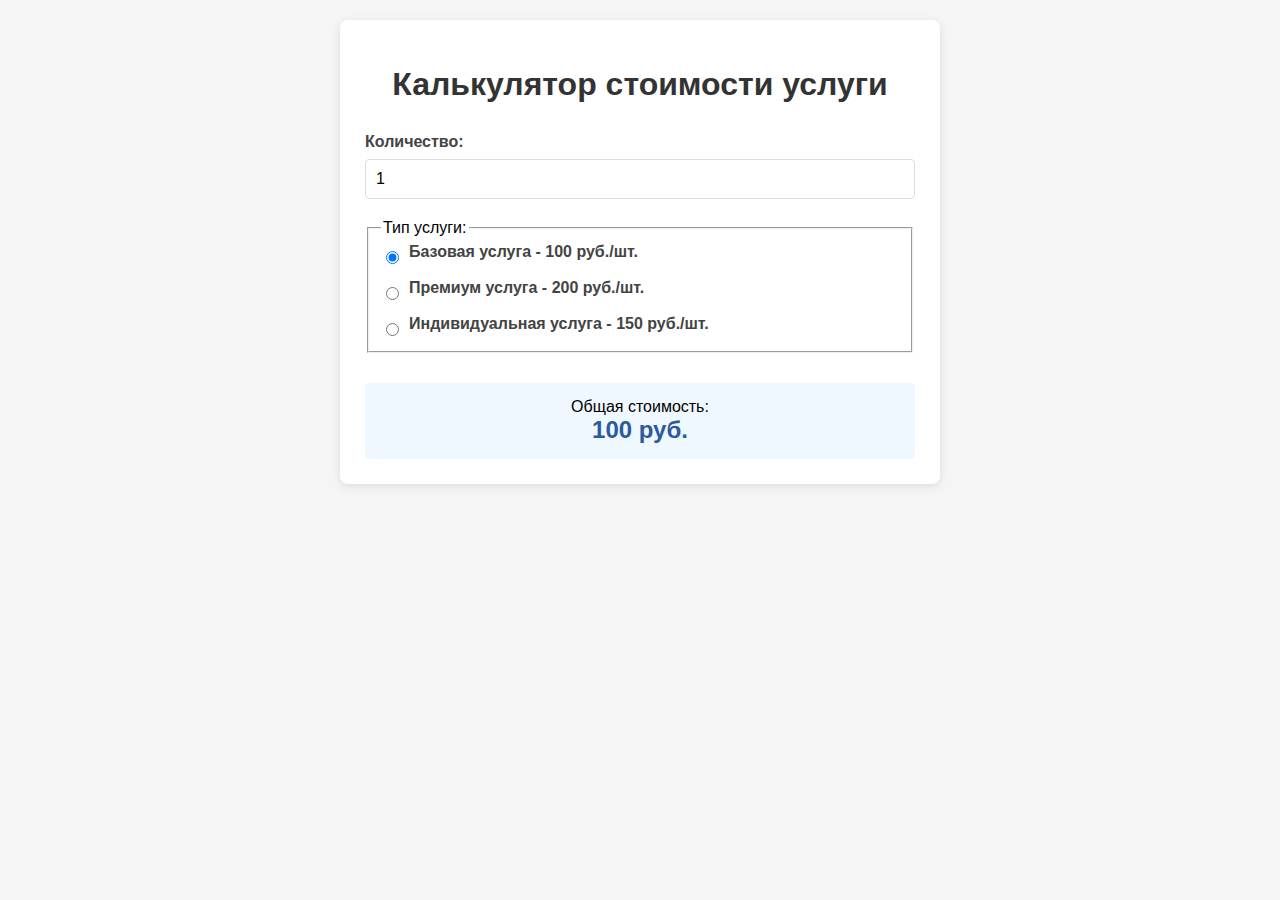
<file: l6/index.html>
<!DOCTYPE html>
<html lang="ru">
<head>
    <meta charset="UTF-8">
    <meta name="viewport" content="width=device-width, initial-scale=1.0">
    <title>Калькулятор стоимости услуги</title>
    <link rel="stylesheet" href="style.css">
</head>
<body>
<main class="calculator">
    <h1>Калькулятор стоимости услуги</h1>

    <form id="calculatorForm" novalidate>
        <div class="form-group">
            <label for="quantity">Количество:</label>
            <input type="number" id="quantity" name="quantity" min="1" value="1" required>
            <span class="error-message visually-hidden" id="quantityError">Введите корректное количество</span>
        </div>

        <fieldset class="form-group">
            <legend>Тип услуги:</legend>
            <div class="radio-group">
                <div class="radio-option">
                    <input type="radio" id="type1" name="serviceType" value="basic" checked required>
                    <label for="type1">Базовая услуга - 100 руб./шт.</label>
                </div>
                <div class="radio-option">
                    <input type="radio" id="type2" name="serviceType" value="premium" required>
                    <label for="type2">Премиум услуга - 200 руб./шт.</label>
                </div>
                <div class="radio-option">
                    <input type="radio" id="type3" name="serviceType" value="custom" required>
                    <label for="type3">Индивидуальная услуга - 150 руб./шт.</label>
                </div>
            </div>
        </fieldset>

        <div class="form-group hidden" id="optionsGroup">
            <label for="options">Опции:</label>
            <select id="options" name="options">
                <option value="standard">Стандартная опция (без доплаты)</option>
                <option value="advanced">Продвинутая опция (+50%)</option>
                <option value="expert">Экспертная опция (+100%)</option>
            </select>
        </div>

        <div class="form-group hidden" id="propertyGroup">
            <div class="checkbox-group">
                <input type="checkbox" id="property" name="property">
                <label for="property">Дополнительное свойство (+50 руб./шт.)</label>
            </div>
        </div>
    </form>

    <div class="result" role="status" aria-live="polite">
        <div>Общая стоимость:</div>
        <div class="price" id="totalPrice">100 руб.</div>
    </div>
</main>

<script src="script.js"></script>
</body>
</html>
</file>
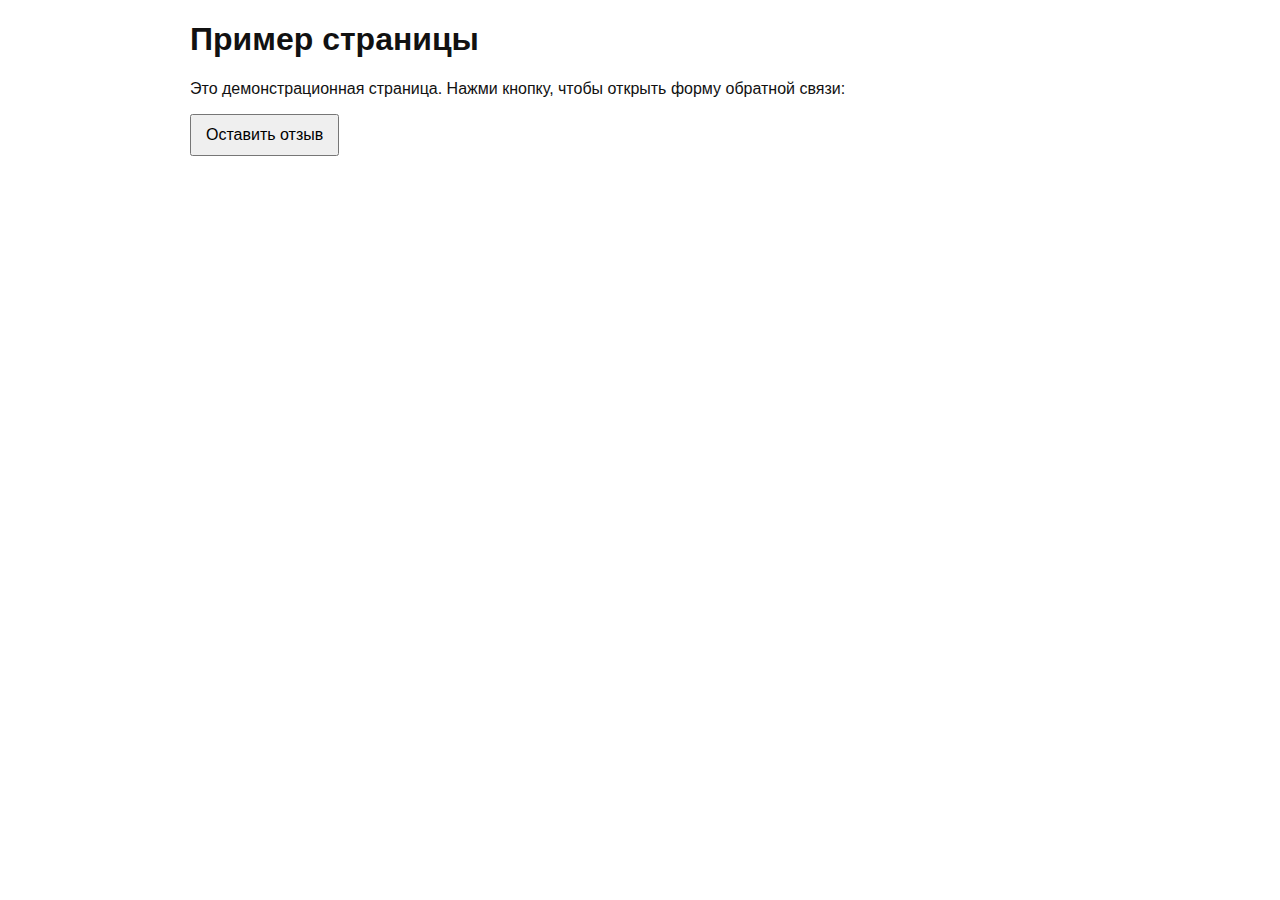
<file: l8/index.html>
<!DOCTYPE html>
<html lang="ru">
<head>
    <meta charset="utf-8">
    <title>Контакты — пример</title>
    <meta name="viewport" content="width=device-width, initial-scale=1">
    <link rel="stylesheet" href="style.css">
    <script src="script.js" defer></script>
</head>
<body>
<main>
    <h1>Пример страницы</h1>

    <p>Это демонстрационная страница. Нажми кнопку, чтобы открыть форму обратной связи:</p>

    <button id="open-contact" type="button">Оставить отзыв</button>

    <div id="overlay" class="overlay" aria-hidden="true">
        <div class="modal" role="dialog" aria-modal="true" aria-labelledby="modal-title">
            <button id="close-contact" class="close" aria-label="Закрыть форму">×</button>
            <h2 id="modal-title">Форма обратной связи</h2>

            <form id="contact-form" novalidate>
                <label>
                    ФИО
                    <input id="fio" name="fio" type="text" required maxlength="100" />
                </label>

                <label>
                    Email
                    <input id="email" name="email" type="email" required />
                </label>

                <label>
                    Телефон
                    <input id="phone" name="phone" type="tel" pattern="^\+?[0-9\s\-\(\)]{6,20}$" placeholder="+7 (999) 123-45-67" />
                </label>

                <label>
                    Организация
                    <input id="org" name="organization" type="text" maxlength="100" />
                </label>

                <label>
                    Сообщение
                    <textarea id="message" name="message" rows="4" required maxlength="1000"></textarea>
                </label>

                <label class="checkbox">
                    <input id="agree" name="agree" type="checkbox" required />
                    Даю согласие на обработку персональных данных
                </label>

                <div class="form-actions">
                    <button id="submit-btn" type="submit">Отправить</button>
                    <button id="cancel-btn" type="button">Отмена</button>
                </div>

                <p id="form-status" class="status" aria-live="polite"></p>
            </form>
        </div>
    </div>

</main>
</body>
</html>
</file>
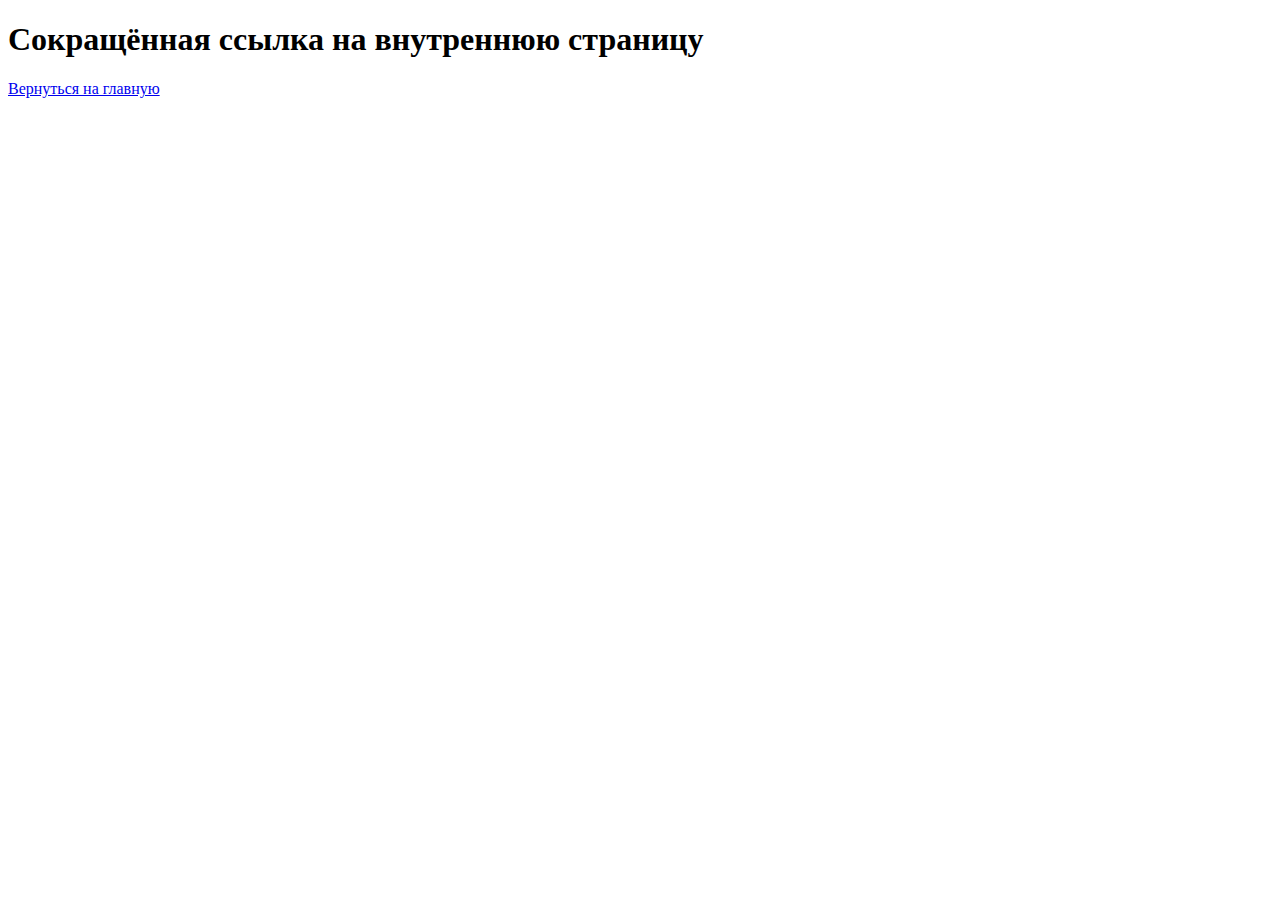
<file: l1/о нас/index.html>
<!DOCTYPE html>
<html lang="ru">
<head>
    <meta charset="UTF-8">
    <title>О нас</title>
</head>
<body>
<h1>Сокращённая ссылка на внутреннюю страницу</h1>
<p></p>
<a href="/">Вернуться на главную</a>
</body>
</html>
</file>
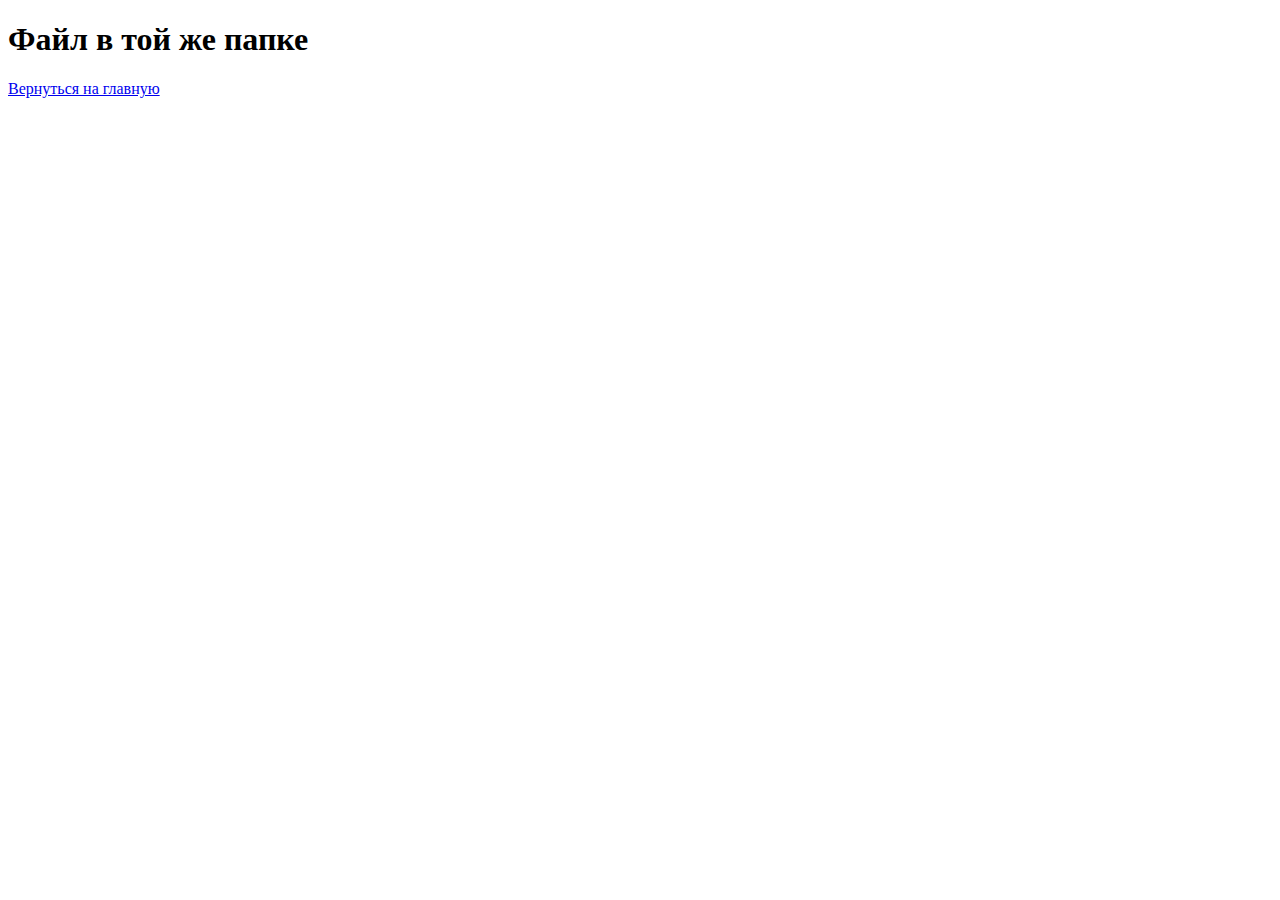
<file: l1/filelnFile.html>
<!DOCTYPE html>
<html lang="ru">
<head>
    <meta charset="UTF-8">
    <title>О нас</title>
</head>
<body>
<h1>Файл в той же папке</h1>
<p></p>
<a href="/">Вернуться на главную</a>
</body>
</html>
</file>
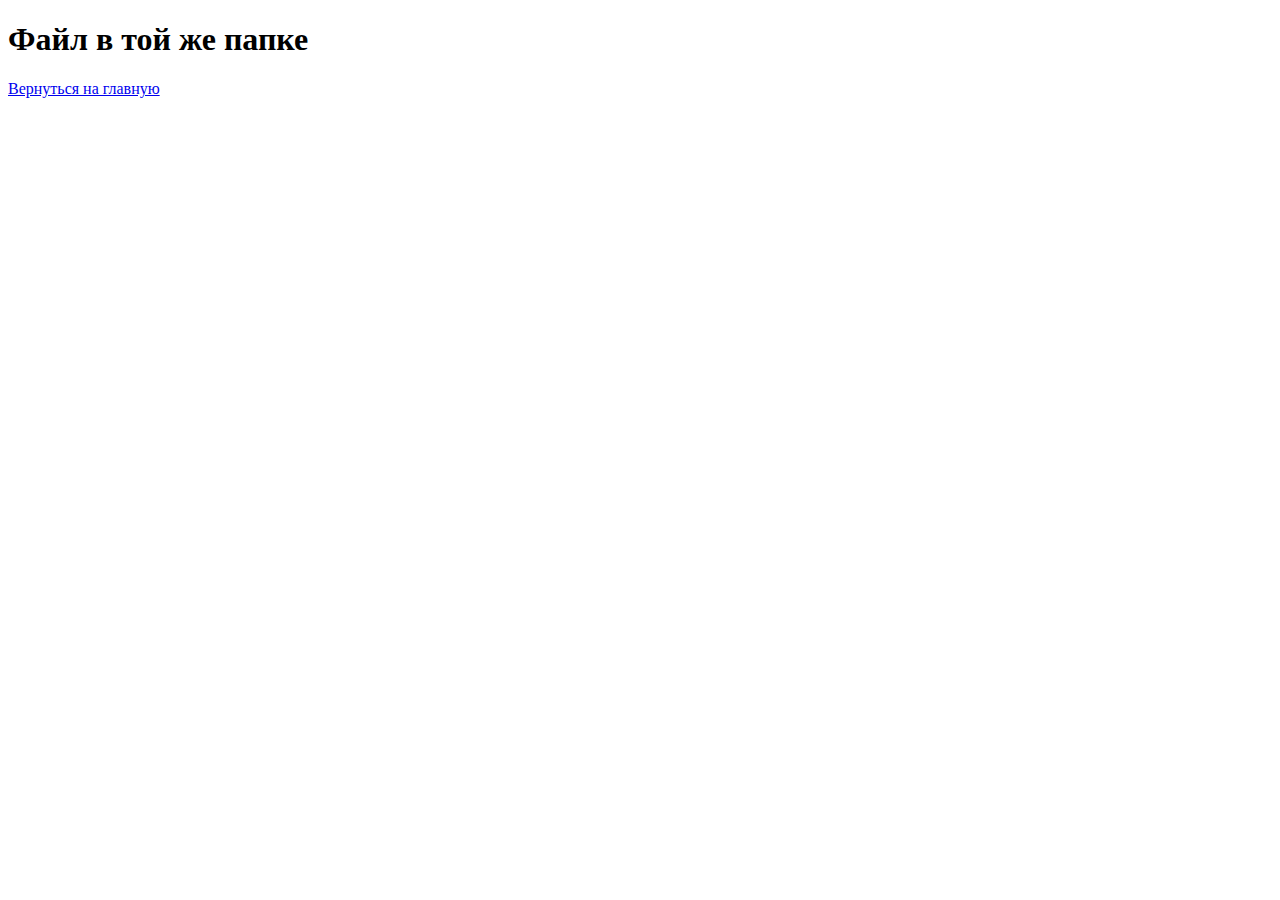
<file: l2/filelnFile.html>
<!DOCTYPE html>
<html lang="ru">
<head>
    <meta charset="UTF-8">
    <title>О нас</title>
</head>
<body>
<h1>Файл в той же папке</h1>
<p></p>
<a href="/">Вернуться на главную</a>
</body>
</html>
</file>
<file: checklist-project/style.css>
/* Основные стили */
:root {
    --primary-color: #4361ee;
    --primary-dark: #3a56d4;
    --secondary-color: #7209b7;
    --success-color: #4cc9f0;
    --danger-color: #f72585;
    --warning-color: #f8961e;
    --light-color: #f8f9fa;
    --dark-color: #212529;
    --gray-color: #6c757d;
    --border-color: #dee2e6;
    --bg-color: #ffffff;
    --card-bg: #ffffff;
    --shadow: 0 4px 12px rgba(0, 0, 0, 0.08);
    --shadow-hover: 0 8px 24px rgba(0, 0, 0, 0.12);
    --border-radius: 12px;
    --transition: all 0.3s ease;
}

[data-theme="dark"] {
    --primary-color: #5a6ef0;
    --primary-dark: #4a5ce0;
    --light-color: #2d3748;
    --dark-color: #f8f9fa;
    --bg-color: #1a202c;
    --card-bg: #2d3748;
    --border-color: #4a5568;
    --gray-color: #a0aec0;
    --shadow: 0 4px 12px rgba(0, 0, 0, 0.2);
    --shadow-hover: 0 8px 24px rgba(0, 0, 0, 0.3);
}

* {
    margin: 0;
    padding: 0;
    box-sizing: border-box;
}

body {
    font-family: 'Inter', sans-serif;
    background-color: var(--bg-color);
    color: var(--dark-color);
    line-height: 1.6;
    transition: var(--transition);
    min-height: 100vh;
    display: flex;
    flex-direction: column;
}

.container {
    max-width: 1400px;
    margin: 0 auto;
    padding: 0 20px;
}

/* Шапка */
.header {
    background-color: var(--card-bg);
    box-shadow: var(--shadow);
    position: sticky;
    top: 0;
    z-index: 1000;
    padding: 1rem 0;
}

.header .container {
    display: flex;
    justify-content: space-between;
    align-items: center;
}

.logo {
    display: flex;
    align-items: center;
    gap: 10px;
    font-size: 1.5rem;
    font-weight: 700;
}

.logo i {
    color: var(--primary-color);
    font-size: 2rem;
}

.logo span {
    color: var(--primary-color);
}

.nav {
    display: flex;
    gap: 5px;
}

.nav-btn {
    padding: 10px 20px;
    border: none;
    background: none;
    color: var(--gray-color);
    font-weight: 500;
    cursor: pointer;
    border-radius: 8px;
    transition: var(--transition);
}

.nav-btn:hover {
    color: var(--primary-color);
    background-color: rgba(67, 97, 238, 0.1);
}

.nav-btn.active {
    color: var(--primary-color);
    background-color: rgba(67, 97, 238, 0.15);
    font-weight: 600;
}

.user-actions {
    display: flex;
    align-items: center;
    gap: 15px;
}

.icon-btn {
    background: none;
    border: none;
    font-size: 1.2rem;
    color: var(--gray-color);
    cursor: pointer;
    padding: 8px;
    border-radius: 50%;
    transition: var(--transition);
}

.icon-btn:hover {
    background-color: rgba(0, 0, 0, 0.05);
    color: var(--primary-color);
}

/* Кнопки */
.btn {
    padding: 10px 20px;
    border: none;
    border-radius: 8px;
    font-weight: 500;
    cursor: pointer;
    transition: var(--transition);
    display: inline-flex;
    align-items: center;
    gap: 8px;
    font-family: 'Inter', sans-serif;
}

.btn-primary {
    background-color: var(--primary-color);
    color: white;
}

.btn-primary:hover {
    background-color: var(--primary-dark);
    transform: translateY(-2px);
    box-shadow: var(--shadow-hover);
}

.btn-outline {
    background-color: transparent;
    color: var(--primary-color);
    border: 2px solid var(--primary-color);
}

.btn-outline:hover {
    background-color: var(--primary-color);
    color: white;
}

.btn-danger {
    background-color: var(--danger-color);
    color: white;
}

.btn-danger:hover {
    background-color: #e11575;
}

.btn-large {
    padding: 15px 30px;
    font-size: 1.1rem;
}

.btn-small {
    padding: 6px 12px;
    font-size: 0.9rem;
}

/* Главный контент */
.main-content {
    flex: 1;
    padding: 20px 0;
}

.page {
    display: none;
    animation: fadeIn 0.5s ease;
}

.page.active {
    display: block;
}

@keyframes fadeIn {
    from { opacity: 0; }
    to { opacity: 1; }
}

/* Герой-секция */
.hero {
    text-align: center;
    padding: 60px 20px;
    background: linear-gradient(135deg, var(--primary-color) 0%, var(--secondary-color) 100%);
    color: white;
    border-radius: var(--border-radius);
    margin-bottom: 40px;
}

.hero h2 {
    font-size: 2.8rem;
    margin-bottom: 20px;
    font-weight: 700;
}

.subtitle {
    font-size: 1.2rem;
    max-width: 700px;
    margin: 0 auto 30px;
    opacity: 0.9;
}

/* Особенности */
.features {
    display: grid;
    grid-template-columns: repeat(auto-fit, minmax(250px, 1fr));
    gap: 30px;
    margin-bottom: 60px;
}

.feature {
    text-align: center;
    padding: 30px 20px;
    background-color: var(--card-bg);
    border-radius: var(--border-radius);
    box-shadow: var(--shadow);
    transition: var(--transition);
}

.feature:hover {
    transform: translateY(-5px);
    box-shadow: var(--shadow-hover);
}

.feature i {
    font-size: 2.5rem;
    color: var(--primary-color);
    margin-bottom: 20px;
}

.feature h3 {
    margin-bottom: 15px;
    font-weight: 600;
}

/* Шаблоны */
.templates-preview {
    margin-bottom: 60px;
}

.templates-preview h3 {
    margin-bottom: 30px;
    font-size: 1.8rem;
}

.templates-grid {
    display: grid;
    grid-template-columns: repeat(auto-fill, minmax(300px, 1fr));
    gap: 25px;
}

.template-card {
    background-color: var(--card-bg);
    border-radius: var(--border-radius);
    padding: 25px;
    box-shadow: var(--shadow);
    transition: var(--transition);
    cursor: pointer;
    border: 2px solid transparent;
}

.template-card:hover {
    transform: translateY(-5px);
    box-shadow: var(--shadow-hover);
    border-color: var(--primary-color);
}

.template-header {
    display: flex;
    justify-content: space-between;
    align-items: start;
    margin-bottom: 15px;
}

.template-icon {
    font-size: 1.8rem;
    color: var(--primary-color);
}

.template-category {
    background-color: rgba(67, 97, 238, 0.1);
    color: var(--primary-color);
    padding: 4px 12px;
    border-radius: 20px;
    font-size: 0.85rem;
    font-weight: 500;
}

.template-card h4 {
    margin-bottom: 10px;
    font-weight: 600;
}

.template-card p {
    color: var(--gray-color);
    margin-bottom: 20px;
    font-size: 0.95rem;
}

.template-stats {
    display: flex;
    justify-content: space-between;
    color: var(--gray-color);
    font-size: 0.9rem;
}

/* Категории */
.categories {
    display: flex;
    flex-wrap: wrap;
    gap: 10px;
    margin-bottom: 30px;
}

.category-btn {
    padding: 8px 20px;
    border: 2px solid var(--border-color);
    background: none;
    border-radius: 20px;
    color: var(--gray-color);
    cursor: pointer;
    transition: var(--transition);
    font-weight: 500;
}

.category-btn:hover, .category-btn.active {
    border-color: var(--primary-color);
    background-color: var(--primary-color);
    color: white;
}

.templates-container {
    display: grid;
    grid-template-columns: repeat(auto-fill, minmax(320px, 1fr));
    gap: 25px;
}

/* Пустое состояние */
.empty-state {
    text-align: center;
    padding: 60px 20px;
}

.empty-state i {
    font-size: 4rem;
    color: var(--primary-color);
    margin-bottom: 20px;
    opacity: 0.5;
}

.empty-state h3 {
    margin-bottom: 15px;
    font-weight: 600;
}

.empty-state p {
    color: var(--gray-color);
    margin-bottom: 30px;
    max-width: 500px;
    margin-left: auto;
    margin-right: auto;
}

/* Конструктор */
.creator-header {
    display: flex;
    justify-content: space-between;
    align-items: center;
    margin-bottom: 30px;
    flex-wrap: wrap;
    gap: 20px;
}

.creator-actions {
    display: flex;
    gap: 15px;
}

.creator-layout {
    display: grid;
    grid-template-columns: 250px 1fr 250px;
    gap: 30px;
    min-height: 700px;
}

@media (max-width: 1200px) {
    .creator-layout {
        grid-template-columns: 1fr;
    }

    .sidebar, .actions-sidebar {
        display: none;
    }
}

.sidebar, .actions-sidebar {
    background-color: var(--card-bg);
    border-radius: var(--border-radius);
    padding: 25px;
    box-shadow: var(--shadow);
}

.sidebar h3, .actions-sidebar h3 {
    margin-bottom: 20px;
    font-weight: 600;
    display: flex;
    align-items: center;
    gap: 10px;
}

.templates-sidebar {
    margin-bottom: 30px;
}

.template-sidebar-item {
    padding: 12px 15px;
    background-color: rgba(0, 0, 0, 0.03);
    border-radius: 8px;
    margin-bottom: 10px;
    cursor: pointer;
    transition: var(--transition);
    font-weight: 500;
}

.template-sidebar-item:hover {
    background-color: rgba(67, 97, 238, 0.1);
    transform: translateX(5px);
}

.settings {
    display: flex;
    flex-direction: column;
    gap: 20px;
}

.setting {
    display: flex;
    flex-direction: column;
    gap: 8px;
}

.setting label {
    display: flex;
    align-items: center;
    gap: 10px;
    cursor: pointer;
}

.setting select {
    padding: 8px 12px;
    border-radius: 6px;
    border: 1px solid var(--border-color);
    background-color: var(--bg-color);
    color: var(--dark-color);
    font-family: 'Inter', sans-serif;
}

/* Рабочая область */
.workspace {
    background-color: var(--card-bg);
    border-radius: var(--border-radius);
    padding: 30px;
    box-shadow: var(--shadow);
}

.list-header {
    margin-bottom: 30px;
    padding-bottom: 20px;
    border-bottom: 2px solid var(--border-color);
}

#listTitle {
    width: 100%;
    padding: 15px;
    font-size: 1.8rem;
    font-weight: 700;
    border: none;
    background: none;
    color: var(--dark-color);
    margin-bottom: 15px;
    border-radius: 8px;
    transition: var(--transition);
}

#listTitle:focus {
    outline: none;
    background-color: rgba(0, 0, 0, 0.03);
}

.list-stats {
    display: flex;
    align-items: center;
    gap: 20px;
}

.progress-bar {
    flex: 1;
    height: 10px;
    background-color: rgba(0, 0, 0, 0.1);
    border-radius: 5px;
    overflow: hidden;
}

.progress-fill {
    height: 100%;
    background-color: var(--primary-color);
    width: 0%;
    transition: width 0.5s ease;
}

.list-controls {
    display: flex;
    gap: 15px;
    margin-bottom: 30px;
}

/* Контейнер чек-листа */
.checklist-container {
    min-height: 400px;
}

.checklist-empty {
    text-align: center;
    padding: 60px 20px;
    color: var(--gray-color);
}

.checklist-empty i {
    font-size: 4rem;
    margin-bottom: 20px;
    opacity: 0.3;
}

.checklist-item {
    display: flex;
    align-items: flex-start;
    padding: 18px;
    background-color: rgba(0, 0, 0, 0.02);
    border-radius: 10px;
    margin-bottom: 12px;
    transition: var(--transition);
    border-left: 4px solid transparent;
}

.checklist-item:hover {
    background-color: rgba(0, 0, 0, 0.05);
    transform: translateX(5px);
}

.checklist-item.important {
    border-left-color: var(--warning-color);
    background-color: rgba(248, 150, 30, 0.1);
}

.checklist-item.done {
    opacity: 0.7;
    background-color: rgba(76, 201, 240, 0.1);
}

.checkbox {
    min-width: 22px;
    height: 22px;
    border: 2px solid var(--border-color);
    border-radius: 6px;
    margin-right: 15px;
    cursor: pointer;
    display: flex;
    align-items: center;
    justify-content: center;
    transition: var(--transition);
    flex-shrink: 0;
}

.checkbox.checked {
    background-color: var(--primary-color);
    border-color: var(--primary-color);
    color: white;
}

.checkbox.checked:after {
    content: '✓';
    font-size: 14px;
    font-weight: bold;
}

.item-text {
    flex: 1;
    font-size: 1.05rem;
    line-height: 1.5;
    cursor: pointer;
    user-select: none;
}

.item-text.done {
    text-decoration: line-through;
    color: var(--gray-color);
}

.item-actions {
    display: flex;
    gap: 10px;
    opacity: 0;
    transition: var(--transition);
}

.checklist-item:hover .item-actions {
    opacity: 1;
}

.item-btn {
    background: none;
    border: none;
    color: var(--gray-color);
    cursor: pointer;
    padding: 5px;
    border-radius: 4px;
    transition: var(--transition);
}

.item-btn:hover {
    color: var(--primary-color);
    background-color: rgba(0, 0, 0, 0.05);
}

.item-btn.delete:hover {
    color: var(--danger-color);
}

.section-header {
    font-weight: 600;
    font-size: 1.2rem;
    margin: 30px 0 15px;
    padding-bottom: 10px;
    border-bottom: 2px solid var(--border-color);
    display: flex;
    justify-content: space-between;
    align-items: center;
}

/* Панель действий */
.action-buttons {
    display: flex;
    flex-direction: column;
    gap: 12px;
    margin-bottom: 30px;
}

.action-btn {
    padding: 15px;
    border: 2px solid var(--border-color);
    background: none;
    border-radius: 10px;
    color: var(--dark-color);
    cursor: pointer;
    transition: var(--transition);
    font-weight: 500;
    text-align: left;
    display: flex;
    align-items: center;
    gap: 12px;
}

.action-btn:hover {
    border-color: var(--primary-color);
    background-color: rgba(67, 97, 238, 0.1);
    transform: translateX(5px);
}

.share-link {
    display: flex;
    gap: 10px;
    margin-bottom: 15px;
}

#shareUrl {
    flex: 1;
    padding: 10px 15px;
    border: 1px solid var(--border-color);
    border-radius: 8px;
    background-color: rgba(0, 0, 0, 0.03);
    color: var(--gray-color);
}

.share-note {
    font-size: 0.85rem;
    color: var(--gray-color);
    line-height: 1.4;
}

/* Модальное окно */
.modal {
    display: none;
    position: fixed;
    top: 0;
    left: 0;
    width: 100%;
    height: 100%;
    background-color: rgba(0, 0, 0, 0.5);
    z-index: 2000;
    align-items: center;
    justify-content: center;
}

.modal.active {
    display: flex;
}

.modal-content {
    background-color: var(--card-bg);
    border-radius: var(--border-radius);
    width: 90%;
    max-width: 500px;
    box-shadow: 0 20px 60px rgba(0, 0, 0, 0.3);
    animation: modalSlideIn 0.3s ease;
}

@keyframes modalSlideIn {
    from {
        opacity: 0;
        transform: translateY(-30px);
    }
    to {
        opacity: 1;
        transform: translateY(0);
    }
}

.modal-header {
    padding: 25px;
    border-bottom: 1px solid var(--border-color);
    display: flex;
    justify-content: space-between;
    align-items: center;
}

.modal-close {
    background: none;
    border: none;
    font-size: 1.8rem;
    color: var(--gray-color);
    cursor: pointer;
    line-height: 1;
}

.modal-body {
    padding: 25px;
}

.form-group {
    margin-bottom: 20px;
}

.form-group label {
    display: block;
    margin-bottom: 8px;
    font-weight: 500;
}

.form-group input[type="text"],
.form-group select {
    width: 100%;
    padding: 12px 15px;
    border: 1px solid var(--border-color);
    border-radius: 8px;
    font-family: 'Inter', sans-serif;
    background-color: var(--bg-color);
    color: var(--dark-color);
}

.form-group input[type="checkbox"] {
    margin-right: 10px;
}

.modal-footer {
    padding: 20px 25px;
    border-top: 1px solid var(--border-color);
    display: flex;
    justify-content: flex-end;
    gap: 15px;
}

/* Уведомления */
.notification {
    position: fixed;
    bottom: 30px;
    right: 30px;
    padding: 15px 25px;
    background-color: var(--primary-color);
    color: white;
    border-radius: 8px;
    box-shadow: 0 5px 20px rgba(0, 0, 0, 0.2);
    display: none;
    z-index: 3000;
    animation: notificationSlideIn 0.3s ease;
}

@keyframes notificationSlideIn {
    from {
        opacity: 0;
        transform: translateX(100px);
    }
    to {
        opacity: 1;
        transform: translateX(0);
    }
}

/* Футер */
.footer {
    background-color: var(--card-bg);
    padding: 25px 0;
    text-align: center;
    border-top: 1px solid var(--border-color);
    margin-top: 60px;
}

.footer-note {
    font-size: 0.9rem;
    color: var(--gray-color);
    margin-top: 10px;
}

/* Адаптивность */
@media (max-width: 768px) {
    .header .container {
        flex-direction: column;
        gap: 20px;
    }

    .nav {
        width: 100%;
        justify-content: center;
        flex-wrap: wrap;
    }

    .hero h2 {
        font-size: 2rem;
    }

    .subtitle {
        font-size: 1rem;
    }

    .creator-header {
        flex-direction: column;
        align-items: flex-start;
    }

    .creator-actions {
        width: 100%;
        justify-content: space-between;
    }

    .list-stats {
        flex-direction: column;
        align-items: flex-start;
        gap: 10px;
    }

    .progress-bar {
        width: 100%;
    }
}
</file>
<file: l1/style.css>
html {
    box-sizing: border-box;
    overflow-x: hidden;
}

body {
    font-family: Arial, Helvetica, sans-serif;
    line-height: 1.5;
    color: #333333;
    background-color: #f4f4f4;
    display: flex;
    flex-direction: column;
    min-height: 100vh;
    margin: 0;
    padding: 0;
    overflow-x: hidden;
    width: 100%;
}

.container {
    width: 100%;
    max-width: 100%;
    margin: 0 auto;
    padding: 0 15px;
    box-sizing: border-box;
}

#header {
    background-color: #2c3e50;
    color: white;
    padding: 25px 0;
    box-shadow: 0 2px 5px rgba(0,0,0,0.1);
    width: 100%;
    box-sizing: border-box;
    position: relative;
    min-height: 140px;
}


.logo-title-absolute {
    display: none;
    position: absolute;
    left: 20px;
    top: 50%;
    transform: translateY(-50%);
    align-items: center;
    gap: 15px;
    z-index: 1000;
}

.main-nav-absolute {
    display: none;
    position: absolute;
    right: 20px;
    top: 50%;
    transform: translateY(-50%);
    flex-direction: row;
    gap: 15px;
    z-index: 1000;
}


.header-mobile {
    display: block;
}

.logo-title {
    display: flex;
    flex-direction: column;
    align-items: flex-start;
    gap: 10px;
    margin-bottom: 15px;
    text-align: left;
    width: 100%;
}

.logo {
    width: 50px;
    height: 50px;
    border-radius: 50%;
    background-color: #ffffff;
    border: 2px solid white;
    flex-shrink: 0;
}

.logo img {
    width: 100%;
    height: 100%;
    border-radius: 50%;
    object-fit: cover;
    display: block;
}

.site-title {
    font-size: 1.4em;
    font-weight: bold;
    text-shadow: 1px 1px 2px rgba(0,0,0,0.3);
    margin: 0;
    white-space: nowrap;
}

.main-nav {
    display: flex;
    flex-direction: column;
    gap: 8px;
    width: 100%;
}

.main-nav a {
    color: white;
    text-decoration: none;
    padding: 12px 15px;
    border-radius: 6px;
    transition: all 0.3s ease;
    font-weight: bold;
    text-align: center;
    background-color: rgba(255,255,255,0.1);
    border: 1px solid rgba(255,255,255,0.2);
    display: block;
    width: 100%;
    box-sizing: border-box;
}

.main-nav a:hover,
.main-nav a:focus {
    background-color: rgba(255,255,255,0.2);
}

.main-nav-absolute a {
    color: white;
    text-decoration: none;
    padding: 10px 15px;
    border-radius: 20px;
    transition: all 0.3s ease;
    font-weight: bold;
    background-color: rgba(255,255,255,0.1);
    border: 1px solid rgba(255,255,255,0.2);
}

.main-nav-absolute a:hover,
.main-nav-absolute a:focus {
    background-color: rgba(255,255,255,0.2);
}

main {
    padding: 15px 0;
    background-color: white;
    flex: 1;
    width: 100%;
    box-sizing: border-box;
}

.main-content {
    display: flex;
    flex-direction: column;
    gap: 20px;
    width: 100%;
}

#table {
    order: 1;
}

#links {
    order: 2;
}

#form {
    order: 3;
}

section {
    padding: 15px;
    border-radius: 8px;
    background-color: #ffffff;
    box-shadow: 0 1px 3px rgba(0,0,0,0.1);
    margin-bottom: 15px;
    width: 100%;
    box-sizing: border-box;
}

h2 {
    color: #2c3e50;
    border-bottom: 2px solid #3498db;
    padding-bottom: 8px;
    margin-bottom: 15px;
    font-size: 1.3em;
    font-weight: bold;
    word-wrap: break-word;
}

.links-list {
    list-style-type: none;
    padding: 0;
    margin: 0;
    width: 100%;
}

.links-list li {
    margin: 8px 0;
    padding: 12px;
    border-radius: 6px;
    transition: all 0.3s ease;
    word-wrap: break-word;
    overflow-wrap: break-word;
    box-sizing: border-box;
}

.links-list li:nth-child(odd) {
    background-color: #f8f9fa;
}

.links-list li:nth-child(even) {
    background-color: #e9ecef;
}

.links-list li:hover {
    background-color: #dee2e6;
}

.links-list a {
    color: #2980b9;
    text-decoration: none;
    font-weight: 500;
    display: block;
    word-wrap: break-word;
}

.links-list a:hover,
.links-list a:focus {
    color: #e74c3c;
}

.image-link img,
.image-map img {
    max-width: 100%;
    height: auto;
    display: block;
    margin: 0 auto;
    border-radius: 6px;
}

.image-link {
    text-align: center;
}

.image-map {
    text-align: center;
    overflow: hidden;
}

.numbered-links {
    margin: 10px 0;
    padding-left: 20px;
}

.numbered-links li {
    margin: 5px 0;
    background: none !important;
    padding: 5px !important;
}

.table-wrapper {
    width: 100%;
    overflow-x: auto;
    -webkit-overflow-scrolling: touch;
    margin: 10px 0;
}

.data-table {
    width: 100%;
    border-collapse: collapse;
    margin: 0;
    font-size: 0.85em;
    min-width: 300px;
}

.data-table th {
    background-color: #34495e;
    color: white;
    padding: 10px 8px;
    text-align: left;
    font-weight: bold;
    white-space: nowrap;
}

.data-table td {
    padding: 8px;
    border-bottom: 1px solid #dddddd;
    word-wrap: break-word;
}

.data-table tbody tr:nth-child(odd) {
    background-color: #ffffff;
}

.data-table tbody tr:nth-child(even) {
    background-color: #f8f9fa;
}

.data-table tr:hover {
    background-color: #e3f2fd;
}

.data-table caption {
    font-weight: bold;
    margin-bottom: 8px;
    font-size: 1em;
    text-align: left;
}

#form {
    background-color: #f8f9fa;
    border: 1px solid #dee2e6;
}

.form-group {
    margin-bottom: 15px;
    width: 100%;
}

.form-group label {
    display: block;
    margin-bottom: 6px;
    font-weight: bold;
    font-size: 0.95em;
    word-wrap: break-word;
}

.form-group input[type="text"],
.form-group input[type="tel"],
.form-group input[type="email"],
.form-group input[type="date"],
.form-group textarea,
.form-group select {
    width: 100%;
    padding: 10px;
    border: 1px solid #dddddd;
    border-radius: 4px;
    font-size: 16px;
    font-family: inherit;
    box-sizing: border-box;
    max-width: 100%;
}

.form-group textarea {
    resize: vertical;
    min-height: 80px;
}

.form-group select[multiple] {
    height: auto;
    min-height: 120px;
}

.radio-group {
    display: flex;
    flex-direction: column;
    gap: 8px;
    margin-top: 5px;
}

.checkbox-label {
    display: flex;
    align-items: flex-start;
    gap: 8px;
    font-weight: normal;
    cursor: pointer;
    font-size: 0.95em;
    word-wrap: break-word;
}

button[type="submit"] {
    background-color: #3498db;
    color: white;
    padding: 12px 20px;
    border: none;
    border-radius: 4px;
    cursor: pointer;
    font-size: 16px;
    font-weight: bold;
    transition: background-color 0.3s ease;
    font-family: inherit;
    width: 100%;
    box-sizing: border-box;
    display: block;
}

button[type="submit"]:hover,
button[type="submit"]:focus {
    background-color: #2980b9;
}

#footer {
    background-color: #2c3e50;
    color: white;
    text-align: center;
    padding: 20px 0;
    margin-top: auto;
    width: 100%;
    box-sizing: border-box;
    position: relative;
    min-height: 80px;
}

/* Стили для абсолютно позиционированного подвала */
.footer-absolute {
    display: none;
    position: absolute;
    left: 20px;
    top: 50%;
    transform: translateY(-50%);
    z-index: 1000;
}

.footer-absolute p {
    color: white;
    font-size: 1em;
    margin: 0;
}

.footer-mobile {
    display: block;
}

#footer p {
    font-size: 1em;
    margin: 0;
}

.no-href {
    color: #a0aec0;
    cursor: not-allowed;
}

.nofollow-link {
    color: #a0aec0;
}

.noindex-link {
    color: #a0aec0;
    font-style: italic;
}

fieldset {
    border: 1px solid #cbd5e0;
    border-radius: 6px;
    padding: 12px;
    margin: 8px 0;
    width: 100%;
    box-sizing: border-box;
}

legend {
    padding: 0 8px;
    font-weight: 500;
    color: #4a5568;
    font-size: 0.95em;
}

a:focus,
button:focus,
input:focus,
select:focus,
textarea:focus {
    outline: 2px solid #3498db;
    outline-offset: 2px;
}

@media (prefers-reduced-motion: reduce) {
    .main-nav a,
    .links-list li,
    button[type="submit"] {
        transition: none;
    }
}

@media screen and (min-width: 768px) {
    .container {
        max-width: 720px;
        padding: 0 20px;
    }

    .header-mobile {
        display: none;
    }

    .logo-title-absolute {
        display: flex;
    }

    .main-nav-absolute {
        display: flex;
    }

    .logo-title-absolute .logo {
        width: 80px;
        height: 80px;
    }

    .logo-title-absolute .site-title {
        font-size: 1.6em;
    }

    .footer-mobile {
        display: none;
    }

    .footer-absolute {
        display: block;
    }

    main {
        padding: 25px 0;
    }

    .main-content {
        gap: 25px;
    }

    #table {
        order: 2;
    }

    #links {
        order: 1;
    }

    #form {
        order: 3;
    }

    section {
        padding: 20px;
        margin-bottom: 25px;
    }

    h2 {
        font-size: 1.4em;
    }

    .data-table {
        font-size: 0.9em;
    }

    .data-table th,
    .data-table td {
        padding: 10px 12px;
    }

    .radio-group {
        flex-direction: row;
        gap: 15px;
    }

    button[type="submit"] {
        width: auto;
        display: inline-block;
    }

    .form-group select[multiple] {
        height: 120px;
    }
}

@media screen and (min-width: 992px) {
    .container {
        max-width: 960px;
    }

    #header {
        background-image: linear-gradient(135deg, #2c3e50, #3498db);
        padding: 25px 0;
    }

    .logo-title-absolute .logo {
        width: 100px;
        height: 100px;
    }

    .logo-title-absolute .site-title {
        font-size: 2em;
    }

    .main-nav-absolute {
        gap: 20px;
    }

    main {
        padding: 30px 0;
    }

    section {
        padding: 25px;
        margin-bottom: 30px;
    }

    .main-content {
        gap: 30px;
    }

    .data-table {
        font-size: 1em;
    }
}

@media screen and (min-width: 1200px) {
    .logo-title-absolute {
        left: 40px;
    }

    .main-nav-absolute {
        right: 40px;
    }

    .footer-absolute {
        left: 40px;
    }

    .logo-title-absolute .logo {
        width: 120px;
        height: 120px;
    }

    .logo-title-absolute .site-title {
        font-size: 2.2em;
    }
}
</file>
<file: l2/style.css>
html {
    box-sizing: border-box;
    overflow-x: hidden;
}

body {
    font-family: Arial, Helvetica, sans-serif;
    line-height: 1.5;
    color: #333333;
    background-color: #f4f4f4;
    display: flex;
    flex-direction: column;
    min-height: 100vh;
    margin: 0;
    padding: 0;
    overflow-x: hidden;
    width: 100%;
}

.container {
    width: 100%;
    max-width: 100%;
    margin: 0 auto;
    padding: 0 15px;
    box-sizing: border-box;
}

#header {
    background-color: #2c3e50;
    color: white;
    padding: 25px 0;
    box-shadow: 0 2px 5px rgba(0,0,0,0.1);
    width: 100%;
    box-sizing: border-box;
    position: relative;
    min-height: 140px;
}


.logo-title-absolute {
    display: none;
    position: absolute;
    left: 20px;
    top: 50%;
    transform: translateY(-50%);
    align-items: center;
    gap: 15px;
    z-index: 1000;
}

.main-nav-absolute {
    display: none;
    position: absolute;
    right: 20px;
    top: 50%;
    transform: translateY(-50%);
    flex-direction: row;
    gap: 15px;
    z-index: 1000;
}


.header-mobile {
    display: block;
}

.logo-title {
    display: flex;
    flex-direction: column;
    align-items: flex-start;
    gap: 10px;
    margin-bottom: 15px;
    text-align: left;
    width: 100%;
}

.logo {
    width: 50px;
    height: 50px;
    border-radius: 50%;
    background-color: #ffffff;
    border: 2px solid white;
    flex-shrink: 0;
}

.logo img {
    width: 100%;
    height: 100%;
    border-radius: 50%;
    object-fit: cover;
    display: block;
}

.site-title {
    font-size: 1.4em;
    font-weight: bold;
    text-shadow: 1px 1px 2px rgba(0,0,0,0.3);
    margin: 0;
    white-space: nowrap;
}

.main-nav {
    display: flex;
    flex-direction: column;
    gap: 8px;
    width: 100%;
}

.main-nav a {
    color: white;
    text-decoration: none;
    padding: 12px 15px;
    border-radius: 6px;
    transition: all 0.3s ease;
    font-weight: bold;
    text-align: center;
    background-color: rgba(255,255,255,0.1);
    border: 1px solid rgba(255,255,255,0.2);
    display: block;
    width: 100%;
    box-sizing: border-box;
}

.main-nav a:hover,
.main-nav a:focus {
    background-color: rgba(255,255,255,0.2);
}

.main-nav-absolute a {
    color: white;
    text-decoration: none;
    padding: 10px 15px;
    border-radius: 20px;
    transition: all 0.3s ease;
    font-weight: bold;
    background-color: rgba(255,255,255,0.1);
    border: 1px solid rgba(255,255,255,0.2);
}

.main-nav-absolute a:hover,
.main-nav-absolute a:focus {
    background-color: rgba(255,255,255,0.2);
}

main {
    padding: 15px 0;
    background-color: white;
    flex: 1;
    width: 100%;
    box-sizing: border-box;
}

.main-content {
    display: flex;
    flex-direction: column;
    gap: 20px;
    width: 100%;
}

#table {
    order: 1;
}

#links {
    order: 2;
}

#form {
    order: 3;
}

section {
    padding: 15px;
    border-radius: 8px;
    background-color: #ffffff;
    box-shadow: 0 1px 3px rgba(0,0,0,0.1);
    margin-bottom: 15px;
    width: 100%;
    box-sizing: border-box;
}

h2 {
    color: #2c3e50;
    border-bottom: 2px solid #3498db;
    padding-bottom: 8px;
    margin-bottom: 15px;
    font-size: 1.3em;
    font-weight: bold;
    word-wrap: break-word;
}

.links-list {
    list-style-type: none;
    padding: 0;
    margin: 0;
    width: 100%;
}

.links-list li {
    margin: 8px 0;
    padding: 12px;
    border-radius: 6px;
    transition: all 0.3s ease;
    word-wrap: break-word;
    overflow-wrap: break-word;
    box-sizing: border-box;
}

.links-list li:nth-child(odd) {
    background-color: #f8f9fa;
}

.links-list li:nth-child(even) {
    background-color: #e9ecef;
}

.links-list li:hover {
    background-color: #dee2e6;
}

.links-list a {
    color: #2980b9;
    text-decoration: none;
    font-weight: 500;
    display: block;
    word-wrap: break-word;
}

.links-list a:hover,
.links-list a:focus {
    color: #e74c3c;
}

.image-link img,
.image-map img {
    max-width: 100%;
    height: auto;
    display: block;
    margin: 0 auto;
    border-radius: 6px;
}

.image-link {
    text-align: center;
}

.image-map {
    text-align: center;
    overflow: hidden;
}

.numbered-links {
    margin: 10px 0;
    padding-left: 20px;
}

.numbered-links li {
    margin: 5px 0;
    background: none !important;
    padding: 5px !important;
}

.table-wrapper {
    width: 100%;
    overflow-x: auto;
    -webkit-overflow-scrolling: touch;
    margin: 10px 0;
}

.data-table {
    width: 100%;
    border-collapse: collapse;
    margin: 0;
    font-size: 0.85em;
    min-width: 300px;
}

.data-table th {
    background-color: #34495e;
    color: white;
    padding: 10px 8px;
    text-align: left;
    font-weight: bold;
    white-space: nowrap;
}

.data-table td {
    padding: 8px;
    border-bottom: 1px solid #dddddd;
    word-wrap: break-word;
}

.data-table tbody tr:nth-child(odd) {
    background-color: #ffffff;
}

.data-table tbody tr:nth-child(even) {
    background-color: #f8f9fa;
}

.data-table tr:hover {
    background-color: #e3f2fd;
}

.data-table caption {
    font-weight: bold;
    margin-bottom: 8px;
    font-size: 1em;
    text-align: left;
}

#form {
    background-color: #f8f9fa;
    border: 1px solid #dee2e6;
}

.form-group {
    margin-bottom: 15px;
    width: 100%;
}

.form-group label {
    display: block;
    margin-bottom: 6px;
    font-weight: bold;
    font-size: 0.95em;
    word-wrap: break-word;
}

.form-group input[type="text"],
.form-group input[type="tel"],
.form-group input[type="email"],
.form-group input[type="date"],
.form-group textarea,
.form-group select {
    width: 100%;
    padding: 10px;
    border: 1px solid #dddddd;
    border-radius: 4px;
    font-size: 16px;
    font-family: inherit;
    box-sizing: border-box;
    max-width: 100%;
}

.form-group textarea {
    resize: vertical;
    min-height: 80px;
}

.form-group select[multiple] {
    height: auto;
    min-height: 120px;
}

.radio-group {
    display: flex;
    flex-direction: column;
    gap: 8px;
    margin-top: 5px;
}

.checkbox-label {
    display: flex;
    align-items: flex-start;
    gap: 8px;
    font-weight: normal;
    cursor: pointer;
    font-size: 0.95em;
    word-wrap: break-word;
}

button[type="submit"] {
    background-color: #3498db;
    color: white;
    padding: 12px 20px;
    border: none;
    border-radius: 4px;
    cursor: pointer;
    font-size: 16px;
    font-weight: bold;
    transition: background-color 0.3s ease;
    font-family: inherit;
    width: 100%;
    box-sizing: border-box;
    display: block;
}

button[type="submit"]:hover,
button[type="submit"]:focus {
    background-color: #2980b9;
}

#footer {
    background-color: #2c3e50;
    color: white;
    text-align: center;
    padding: 20px 0;
    margin-top: auto;
    width: 100%;
    box-sizing: border-box;
    position: relative;
    min-height: 80px;
}

/* Стили для абсолютно позиционированного подвала */
.footer-absolute {
    display: none;
    position: absolute;
    left: 20px;
    top: 50%;
    transform: translateY(-50%);
    z-index: 1000;
}

.footer-absolute p {
    color: white;
    font-size: 1em;
    margin: 0;
}

.footer-mobile {
    display: block;
}

#footer p {
    font-size: 1em;
    margin: 0;
}

.no-href {
    color: #a0aec0;
    cursor: not-allowed;
}

.nofollow-link {
    color: #a0aec0;
}

.noindex-link {
    color: #a0aec0;
    font-style: italic;
}

fieldset {
    border: 1px solid #cbd5e0;
    border-radius: 6px;
    padding: 12px;
    margin: 8px 0;
    width: 100%;
    box-sizing: border-box;
}

legend {
    padding: 0 8px;
    font-weight: 500;
    color: #4a5568;
    font-size: 0.95em;
}

a:focus,
button:focus,
input:focus,
select:focus,
textarea:focus {
    outline: 2px solid #3498db;
    outline-offset: 2px;
}

@media (prefers-reduced-motion: reduce) {
    .main-nav a,
    .links-list li,
    button[type="submit"] {
        transition: none;
    }
}

@media screen and (min-width: 768px) {
    .container {
        max-width: 720px;
        padding: 0 20px;
    }

    .header-mobile {
        display: none;
    }

    .logo-title-absolute {
        display: flex;
    }

    .main-nav-absolute {
        display: flex;
    }

    .logo-title-absolute .logo {
        width: 80px;
        height: 80px;
    }

    .logo-title-absolute .site-title {
        font-size: 1.6em;
    }

    .footer-mobile {
        display: none;
    }

    .footer-absolute {
        display: block;
    }

    main {
        padding: 25px 0;
    }

    .main-content {
        gap: 25px;
    }

    #table {
        order: 2;
    }

    #links {
        order: 1;
    }

    #form {
        order: 3;
    }

    section {
        padding: 20px;
        margin-bottom: 25px;
    }

    h2 {
        font-size: 1.4em;
    }

    .data-table {
        font-size: 0.9em;
    }

    .data-table th,
    .data-table td {
        padding: 10px 12px;
    }

    .radio-group {
        flex-direction: row;
        gap: 15px;
    }

    button[type="submit"] {
        width: auto;
        display: inline-block;
    }

    .form-group select[multiple] {
        height: 120px;
    }
}

@media screen and (min-width: 992px) {
    .container {
        max-width: 960px;
    }

    #header {
        background-image: linear-gradient(135deg, #2c3e50, #3498db);
        padding: 25px 0;
    }

    .logo-title-absolute .logo {
        width: 100px;
        height: 100px;
    }

    .logo-title-absolute .site-title {
        font-size: 2em;
    }

    .main-nav-absolute {
        gap: 20px;
    }

    main {
        padding: 30px 0;
    }

    section {
        padding: 25px;
        margin-bottom: 30px;
    }

    .main-content {
        gap: 30px;
    }

    .data-table {
        font-size: 1em;
    }
}

@media screen and (min-width: 1200px) {
    .logo-title-absolute {
        left: 40px;
    }

    .main-nav-absolute {
        right: 40px;
    }

    .footer-absolute {
        left: 40px;
    }

    .logo-title-absolute .logo {
        width: 120px;
        height: 120px;
    }

    .logo-title-absolute .site-title {
        font-size: 2.2em;
    }
}
</file>
<file: l5/style.css>
body {
    font-family: Arial, sans-serif;
    max-width: 600px;
    margin: 0 auto;
    padding: 20px;
    background-color: #f5f5f5;
}
.calculator {
    background-color: white;
    padding: 30px;
    border-radius: 8px;
    box-shadow: 0 2px 10px rgba(0,0,0,0.1);
}
h1 {
    text-align: center;
    color: #333;
    margin-bottom: 30px;
}
.form-group {
    margin-bottom: 20px;
}
label {
    display: block;
    margin-bottom: 8px;
    font-weight: bold;
    color: #555;
}
input, select {
    width: 100%;
    padding: 10px;
    border: 1px solid #ddd;
    border-radius: 4px;
    font-size: 16px;
    box-sizing: border-box;
}
button {
    background-color: #4CAF50;
    color: white;
    border: none;
    padding: 12px 20px;
    font-size: 16px;
    border-radius: 4px;
    cursor: pointer;
    width: 100%;
    transition: background-color 0.3s;
}
button:hover {
    background-color: #45a049;
}
#result {
    margin-top: 20px;
    padding: 15px;
    background-color: #f9f9f9;
    border-radius: 4px;
    text-align: center;
    font-size: 18px;
    font-weight: bold;
    color: #333;
    display: none;
}
.error {
    color: #d32f2f;
    font-size: 14px;
    margin-top: 5px;
    display: none;
}
</file>
<file: l6/style.css>
body {
    font-family: 'Segoe UI', Tahoma, Geneva, Verdana, sans-serif;
    max-width: 600px;
    margin: 0 auto;
    padding: 20px;
    background-color: #f5f5f5;
}

.calculator {
    background-color: white;
    border-radius: 8px;
    padding: 25px;
    box-shadow: 0 2px 10px rgba(0, 0, 0, 0.1);
}

h1 {
    text-align: center;
    color: #333;
    margin-bottom: 30px;
}

.form-group {
    margin-bottom: 20px;
}

label {
    display: block;
    margin-bottom: 8px;
    font-weight: 600;
    color: #444;
}

input[type="number"] {
    width: 100%;
    padding: 10px;
    border: 1px solid #ddd;
    border-radius: 4px;
    font-size: 16px;
    box-sizing: border-box;
}

.radio-group {
    display: flex;
    flex-direction: column;
    gap: 10px;
}

.radio-option {
    display: flex;
    align-items: center;
}

.radio-option input {
    margin-right: 10px;
}

select {
    width: 100%;
    padding: 10px;
    border: 1px solid #ddd;
    border-radius: 4px;
    font-size: 16px;
    background-color: white;
    box-sizing: border-box;
}

.checkbox-group {
    display: flex;
    align-items: center;
}

.checkbox-group input {
    margin-right: 10px;
}

.result {
    margin-top: 30px;
    padding: 15px;
    background-color: #f0f8ff;
    border-radius: 4px;
    text-align: center;
}

.price {
    font-size: 24px;
    font-weight: bold;
    color: #2c5aa0;
}

.hidden {
    display: none;
}

.visually-hidden {
    position: absolute;
    width: 1px;
    height: 1px;
    padding: 0;
    margin: -1px;
    overflow: hidden;
    clip: rect(0, 0, 0, 0);
    white-space: nowrap;
    border: 0;
}

.error-message {
    color: #d32f2f;
    font-size: 14px;
    margin-top: 5px;
}
</file>
<file: l8/style.css>
* { box-sizing: border-box; }
body {
    font-family: Arial, sans-serif;
    margin: 16px;
    color: #111;
}
main { max-width: 900px; margin: 0 auto; }

#open-contact {
    padding: 10px 14px;
    font-size: 16px;
    cursor: pointer;
}

.overlay {
    position: fixed;
    left: 0;
    top: 0;
    right: 0;
    bottom: 0;
    background: rgba(0,0,0,0.5);
    display: none;
    align-items: center;
    justify-content: center;
    z-index: 1000;
}

.overlay.open { display: flex; }

.modal {
    background: #fff;
    width: 92%;
    max-width: 520px;
    padding: 18px;
    border-radius: 10px;
    position: relative;
    box-shadow: 0 10px 30px rgba(0,0,0,0.2);
}

.close {
    position: absolute;
    top: 8px;
    right: 8px;
    background: transparent;
    border: none;
    font-size: 22px;
    cursor: pointer;
}

form {
    display: flex;
    flex-direction: column;
    gap: 10px;
}

label { font-size: 14px; display: flex; flex-direction: column; align-items: stretch; }
input[type="text"], input[type="email"], input[type="tel"], textarea {
    padding: 8px;
    margin-top: 6px;
    border: 1px solid #ccc;
    border-radius: 6px;
    font-size: 14px;
    width: 100%;
}

.checkbox { flex-direction: row; align-items: center; gap: 8px; }

.form-actions {
    display: flex;
    gap: 10px;
    justify-content: flex-end;
}
.form-actions button { padding: 8px 12px; font-size: 14px; cursor: pointer; }

.status { margin-top: 6px; min-height: 20px; font-weight: 600; }

@media (max-width: 420px) {
    .modal { padding: 12px; border-radius: 6px; max-width: 100%; width: 100%; height: 100vh; justify-content: center; }
    form { gap: 8px; }
    .modal { overflow: auto; }
}

@media (min-width: 768px) {
    .modal { max-width: 540px; }
}
</file>
<file: l4/style.css>
/* Дополнительные стили для Bootstrap */
.logo img {
    width: 50px;
    height: 50px;
    object-fit: cover;
}

/* Абсолютное позиционирование для десктопной версии */
.logo-title-absolute {
    display: none;
}

.main-nav-absolute {
    display: none;
}

/* Мобильная версия по умолчанию */
.header-mobile {
    display: block;
}

/* Десктопная версия */
@media (min-width: 768px) {
    .header-mobile {
        display: none;
    }

    .logo-title-absolute {
        display: flex;
    }

    .main-nav-absolute {
        display: flex;
    }

    .logo img {
        width: 80px;
        height: 80px;
    }
}

@media (min-width: 992px) {
    .logo img {
        width: 100px;
        height: 100px;
    }

    /* Градиент для хедера на больших экранах */
    header.bg-dark {
        background: linear-gradient(135deg, #2c3e50, #3498db) !important;
    }
}

@media (min-width: 1200px) {
    .logo-title-absolute {
        left: 40px;
    }

    .main-nav-absolute {
        right: 40px;
    }

    .logo img {
        width: 120px;
        height: 120px;
    }
}

/* Стили для ссылок */
.links-list a {
    color: #0d6efd;
    text-decoration: none;
    font-weight: 500;
    display: block;
    word-wrap: break-word;
}

.links-list a:hover {
    color: #0a58ca;
}

/* Стили для изображений */
.img-fluid {
    max-width: 100%;
    height: auto;
}

/* Дополнительные стили для улучшения внешнего вида */
.card {
    box-shadow: 0 0.125rem 0.25rem rgba(0, 0, 0, 0.075);
    border: 1px solid rgba(0, 0, 0, 0.125);
}

.card:hover {
    box-shadow: 0 0.5rem 1rem rgba(0, 0, 0, 0.15);
}

/* Стили для улучшения доступности */
.btn:focus,
.form-control:focus,
.form-select:focus,
.form-check-input:focus {
    box-shadow: 0 0 0 0.25rem rgba(13, 110, 253, 0.25);
}

/* Анимации для плавности */
.card,
.btn,
.form-control {
    transition: all 0.15s ease-in-out;
}
</file>
